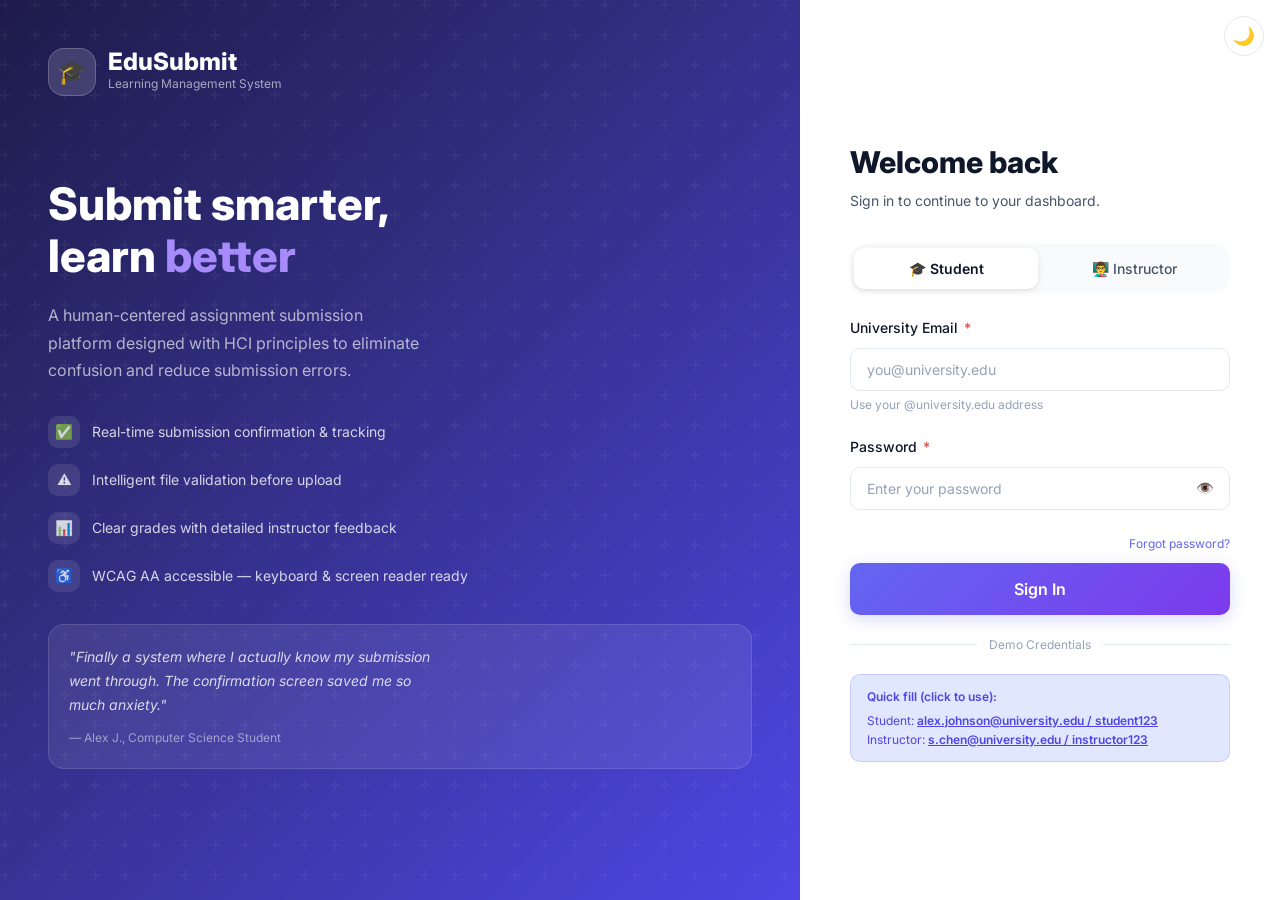
<file: index.html>
<!DOCTYPE html>
<html lang="en" data-theme="light">
<head>
  <meta charset="UTF-8" />
  <meta name="viewport" content="width=device-width, initial-scale=1.0" />
  <title>EduSubmit — Sign In</title>
  <meta name="description" content="Sign in to EduSubmit, the HCI-designed learning management assignment submission system." />
  <link rel="stylesheet" href="css/design-system.css" />
  <style>
    body { min-height: 100vh; display: flex; }
    .login-split { display: flex; width: 100%; }

    /* ── Left panel ── */
    .login-left {
      flex: 1;
      background: linear-gradient(135deg, #1e1b4b 0%, #312e81 40%, #4f46e5 100%);
      display: flex; flex-direction: column;
      padding: var(--sp-12);
      position: relative;
      overflow: hidden;
    }
    .login-left::before {
      content: "";
      position: absolute; inset: 0;
      background: url("data:image/svg+xml,%3Csvg width='60' height='60' viewBox='0 0 60 60' xmlns='http://www.w3.org/2000/svg'%3E%3Cg fill='none' fill-rule='evenodd'%3E%3Cg fill='%23ffffff' fill-opacity='0.04'%3E%3Cpath d='M36 34v-4h-2v4h-4v2h4v4h2v-4h4v-2h-4zm0-30V0h-2v4h-4v2h4v4h2V6h4V4h-4zM6 34v-4H4v4H0v2h4v4h2v-4h4v-2H6zM6 4V0H4v4H0v2h4v4h2V6h4V4H6z'/%3E%3C/g%3E%3C/g%3E%3C/svg%3E");
    }
    .login-brand { display: flex; align-items: center; gap: var(--sp-3); position: relative; }
    .login-brand-icon {
      width: 48px; height: 48px;
      background: rgba(255,255,255,.15);
      border-radius: var(--r-lg);
      display: flex; align-items: center; justify-content: center;
      font-size: 1.5rem;
      backdrop-filter: blur(8px);
      border: 1px solid rgba(255,255,255,.2);
    }
    .login-brand-text { color: #fff; }
    .login-brand-name { font-size: var(--text-2xl); font-weight: var(--fw-black); line-height: 1; }
    .login-brand-sub  { font-size: var(--text-xs); opacity: .6; }

    .login-hero { flex: 1; display: flex; flex-direction: column; justify-content: center; position: relative; }
    .login-hero h1 {
      font-size: 2.8rem; font-weight: var(--fw-black);
      color: #fff; line-height: 1.15;
      margin-bottom: var(--sp-5);
    }
    .login-hero h1 span { color: #a78bfa; }
    .login-hero p { color: rgba(255,255,255,.65); font-size: var(--text-base); line-height: 1.7; max-width: 380px; }

    .feature-list { margin-top: var(--sp-8); display: flex; flex-direction: column; gap: var(--sp-4); }
    .feature-item {
      display: flex; align-items: center; gap: var(--sp-3);
      color: rgba(255,255,255,.8); font-size: var(--text-sm);
    }
    .feature-icon {
      width: 32px; height: 32px;
      background: rgba(255,255,255,.1);
      border-radius: var(--r-md);
      display: flex; align-items: center; justify-content: center;
      flex-shrink: 0; font-size: .9rem;
    }

    .login-testimonial {
      background: rgba(255,255,255,.08);
      border: 1px solid rgba(255,255,255,.12);
      border-radius: var(--r-lg);
      padding: var(--sp-5);
      position: relative;
      margin-top: var(--sp-8);
    }
    .login-testimonial p { color: rgba(255,255,255,.8); font-size: var(--text-sm); font-style: italic; }
    .login-testimonial-author { color: rgba(255,255,255,.5); font-size: var(--text-xs); margin-top: var(--sp-3); }

    /* ── Right panel ── */
    .login-right {
      width: 480px;
      background: var(--bg-surface);
      display: flex; align-items: center; justify-content: center;
      padding: var(--sp-8);
      flex-shrink: 0;
    }
    .login-form-wrap { width: 100%; max-width: 380px; }

    .login-form-title { font-size: var(--text-3xl); font-weight: var(--fw-black); margin-bottom: var(--sp-1); }
    .login-form-sub   { color: var(--text-secondary); font-size: var(--text-sm); margin-bottom: var(--sp-8); }

    /* Role tabs */
    .role-tabs { display: flex; background: var(--bg-surface-2); border-radius: var(--r-lg); padding: 4px; margin-bottom: var(--sp-6); gap: 4px; }
    .role-tab {
      flex: 1; padding: var(--sp-3); border: none; background: transparent;
      border-radius: var(--r-md);
      font-family: var(--font); font-weight: var(--fw-medium); font-size: var(--text-sm);
      cursor: pointer; color: var(--text-secondary);
      transition: all var(--t-fast);
      display: flex; align-items: center; justify-content: center; gap: var(--sp-2);
    }
    .role-tab:hover { color: var(--text-primary); }
    .role-tab.active { background: var(--bg-surface); box-shadow: var(--shadow-sm); color: var(--text-primary); font-weight: var(--fw-semi); }

    .form-pass-wrap { position: relative; }
    .pass-toggle {
      position: absolute; right: var(--sp-3); top: 50%;
      transform: translateY(-50%);
      background: none; border: none; cursor: pointer;
      color: var(--text-muted); font-size: .9rem; padding: var(--sp-1);
    }
    .pass-toggle:hover { color: var(--text-secondary); }

    .login-btn {
      width: 100%; margin-top: var(--sp-2);
      background: linear-gradient(135deg, var(--brand) 0%, #7c3aed 100%);
      box-shadow: 0 4px 16px var(--brand-glow);
    }
    .login-btn:hover { transform: translateY(-2px); box-shadow: 0 8px 24px var(--brand-glow); }

    .login-forgot { text-align: right; margin-top: var(--sp-1); }
    .login-forgot a { font-size: var(--text-xs); color: var(--brand); text-decoration: none; }

    .login-divider {
      display: flex; align-items: center; gap: var(--sp-3);
      margin: var(--sp-5) 0;
      color: var(--text-muted); font-size: var(--text-xs);
    }
    .login-divider::before, .login-divider::after {
      content: ""; flex: 1; height: 1px; background: var(--border);
    }

    .demo-creds {
      background: var(--brand-light);
      border: 1px solid rgba(99,102,241,.2);
      border-radius: var(--r-md);
      padding: var(--sp-3) var(--sp-4);
      font-size: var(--text-xs);
      color: var(--brand-dark);
    }
    .demo-creds strong { display: block; font-weight: var(--fw-semi); margin-bottom: var(--sp-1); }

    /* Error */
    .login-error {
      background: var(--danger-bg);
      border: 1px solid rgba(239,68,68,.25);
      border-radius: var(--r-md);
      color: var(--danger-text);
      font-size: var(--text-sm);
      padding: var(--sp-3) var(--sp-4);
      margin-bottom: var(--sp-4);
      display: none;
    }
    .login-error.show { display: block; }

    /* Dark mode for right panel */
    [data-theme="dark"] .login-right { background: #1e293b; }

    /* Theme toggle top right */
    .login-theme { position: fixed; top: var(--sp-4); right: var(--sp-4); z-index: 100; }

    @media (max-width: 900px) {
      .login-left { display: none; }
      .login-right { width: 100%; padding: var(--sp-6); }
    }
  </style>
</head>
<body>

<button class="theme-toggle login-theme" id="themeToggle" aria-label="Toggle dark mode" title="Toggle dark mode">🌙</button>

<div class="login-split">
  <!-- LEFT PANEL -->
  <div class="login-left">
    <div class="login-brand">
      <div class="login-brand-icon">🎓</div>
      <div class="login-brand-text">
        <div class="login-brand-name">EduSubmit</div>
        <div class="login-brand-sub">Learning Management System</div>
      </div>
    </div>

    <div class="login-hero">
      <h1>Submit smarter,<br/>learn <span>better</span></h1>
      <p>A human-centered assignment submission platform designed with HCI principles to eliminate confusion and reduce submission errors.</p>

      <div class="feature-list" role="list">
        <div class="feature-item" role="listitem">
          <div class="feature-icon">✅</div>
          <span>Real-time submission confirmation & tracking</span>
        </div>
        <div class="feature-item" role="listitem">
          <div class="feature-icon">⚠️</div>
          <span>Intelligent file validation before upload</span>
        </div>
        <div class="feature-item" role="listitem">
          <div class="feature-icon">📊</div>
          <span>Clear grades with detailed instructor feedback</span>
        </div>
        <div class="feature-item" role="listitem">
          <div class="feature-icon">♿</div>
          <span>WCAG AA accessible — keyboard & screen reader ready</span>
        </div>
      </div>

      <div class="login-testimonial" aria-hidden="true">
        <p>"Finally a system where I actually know my submission went through. The confirmation screen saved me so much anxiety."</p>
        <div class="login-testimonial-author">— Alex J., Computer Science Student</div>
      </div>
    </div>
  </div>

  <!-- RIGHT PANEL -->
  <div class="login-right">
    <div class="login-form-wrap animate-slideUp">
      <h2 class="login-form-title">Welcome back</h2>
      <p class="login-form-sub">Sign in to continue to your dashboard.</p>

      <!-- Role Selection (Hick's Law: clear, limited choice) -->
      <div class="role-tabs" role="tablist" aria-label="Select your role">
        <button class="role-tab active" id="tab-student" role="tab" aria-selected="true" aria-controls="panel-student">
          🎓 Student
        </button>
        <button class="role-tab" id="tab-instructor" role="tab" aria-selected="false" aria-controls="panel-instructor">
          👨‍🏫 Instructor
        </button>
      </div>

      <!-- Error display (Nielsen H9: help recognize & recover) -->
      <div class="login-error" id="loginError" role="alert" aria-live="polite">
        ⚠️ Invalid credentials. Please check your email and password.
      </div>

      <form id="loginForm" novalidate>
        <div class="form-group">
          <label class="form-label" for="emailInput">University Email <span class="required" aria-hidden="true">*</span></label>
          <input
            class="form-input" type="email" id="emailInput"
            placeholder="you@university.edu"
            autocomplete="email"
            aria-describedby="emailHint"
            aria-required="true"
          />
          <span class="form-hint" id="emailHint">Use your @university.edu address</span>
          <span class="form-error" id="emailError" role="alert"></span>
        </div>

        <div class="form-group">
          <label class="form-label" for="passwordInput">Password <span class="required" aria-hidden="true">*</span></label>
          <div class="form-pass-wrap">
            <input
              class="form-input" type="password" id="passwordInput"
              placeholder="Enter your password"
              autocomplete="current-password"
              aria-required="true"
              aria-describedby="passwordError"
            />
            <button type="button" class="pass-toggle" id="passToggle" aria-label="Show password">👁️</button>
          </div>
          <span class="form-error" id="passwordError" role="alert"></span>
        </div>

        <div class="login-forgot">
          <a href="#" role="button" tabindex="0">Forgot password?</a>
        </div>

        <button type="submit" class="btn btn-primary btn-lg login-btn" id="loginBtn">
          <span id="loginBtnText">Sign In</span>
          <span id="loginSpinner" style="display:none" aria-hidden="true">⟳</span>
        </button>
      </form>

      <div class="login-divider" aria-hidden="true">Demo Credentials</div>

      <div class="demo-creds" role="note" aria-label="Demo credentials">
        <strong>Quick fill (click to use):</strong>
        Student: <a href="#" id="fillStudent" style="color:inherit;font-weight:600">alex.johnson@university.edu / student123</a><br/>
        Instructor: <a href="#" id="fillInstructor" style="color:inherit;font-weight:600">s.chen@university.edu / instructor123</a>
      </div>
    </div>
  </div>
</div>

<script src="js/data.js"></script>
<script>
  // ── Theme ──────────────────────────────────────────────────────────────────
  const savedTheme = localStorage.getItem("hci_theme") || "light";
  document.documentElement.setAttribute("data-theme", savedTheme);
  const themeBtn = document.getElementById("themeToggle");
  themeBtn.textContent = savedTheme === "dark" ? "☀️" : "🌙";
  themeBtn.addEventListener("click", () => {
    const cur = document.documentElement.getAttribute("data-theme");
    const next = cur === "dark" ? "light" : "dark";
    document.documentElement.setAttribute("data-theme", next);
    localStorage.setItem("hci_theme", next);
    themeBtn.textContent = next === "dark" ? "☀️" : "🌙";
  });

  // ── Role Tabs ──────────────────────────────────────────────────────────────
  let activeRole = "student";
  document.querySelectorAll(".role-tab").forEach(tab => {
    tab.addEventListener("click", () => {
      document.querySelectorAll(".role-tab").forEach(t => { t.classList.remove("active"); t.setAttribute("aria-selected","false"); });
      tab.classList.add("active");
      tab.setAttribute("aria-selected","true");
      activeRole = tab.id.replace("tab-","");
    });
  });

  // ── Demo Fill ──────────────────────────────────────────────────────────────
  document.getElementById("fillStudent").addEventListener("click", e => {
    e.preventDefault();
    document.getElementById("emailInput").value = "alex.johnson@university.edu";
    document.getElementById("passwordInput").value = "student123";
    activeRole = "student";
    document.querySelectorAll(".role-tab").forEach(t => { t.classList.remove("active"); t.setAttribute("aria-selected","false"); });
    document.getElementById("tab-student").classList.add("active");
    document.getElementById("tab-student").setAttribute("aria-selected","true");
  });
  document.getElementById("fillInstructor").addEventListener("click", e => {
    e.preventDefault();
    document.getElementById("emailInput").value = "s.chen@university.edu";
    document.getElementById("passwordInput").value = "instructor123";
    activeRole = "instructor";
    document.querySelectorAll(".role-tab").forEach(t => { t.classList.remove("active"); t.setAttribute("aria-selected","false"); });
    document.getElementById("tab-instructor").classList.add("active");
    document.getElementById("tab-instructor").setAttribute("aria-selected","true");
  });

  // ── Password Toggle ────────────────────────────────────────────────────────
  document.getElementById("passToggle").addEventListener("click", () => {
    const inp = document.getElementById("passwordInput");
    const btn = document.getElementById("passToggle");
    if (inp.type === "password") { inp.type = "text"; btn.textContent = "🙈"; btn.setAttribute("aria-label","Hide password"); }
    else { inp.type = "password"; btn.textContent = "👁️"; btn.setAttribute("aria-label","Show password"); }
  });

  // ── Form Validation & Submit ───────────────────────────────────────────────
  document.getElementById("loginForm").addEventListener("submit", async e => {
    e.preventDefault();
    const email = document.getElementById("emailInput").value.trim();
    const pass  = document.getElementById("passwordInput").value;
    let valid = true;

    // Clear errors
    document.getElementById("emailError").textContent = "";
    document.getElementById("emailError").classList.remove("visible");
    document.getElementById("passwordError").textContent = "";
    document.getElementById("passwordError").classList.remove("visible");
    document.getElementById("loginError").classList.remove("show");
    document.getElementById("emailInput").classList.remove("error");
    document.getElementById("passwordInput").classList.remove("error");

    if (!email) {
      setFieldError("emailInput","emailError","Email is required.");
      valid = false;
    } else if (!/^[^@]+@[^@]+\.[^@]+$/.test(email)) {
      setFieldError("emailInput","emailError","Please enter a valid email address.");
      valid = false;
    }
    if (!pass) {
      setFieldError("passwordInput","passwordError","Password is required.");
      valid = false;
    }
    if (!valid) return;

    // Simulate network request
    const btn = document.getElementById("loginBtn");
    btn.disabled = true;
    document.getElementById("loginBtnText").textContent = "Signing in…";
    document.getElementById("loginSpinner").style.display = "inline-block";
    document.getElementById("loginSpinner").classList.add("animate-spin");

    await delay(900);

    // Verify credentials
    const credentials = {
      student: { email: "alex.johnson@university.edu", pass: "student123" },
      instructor: { email: "s.chen@university.edu", pass: "instructor123" }
    };
    const cred = credentials[activeRole];
    if (!cred || email !== cred.email || pass !== cred.pass) {
      btn.disabled = false;
      document.getElementById("loginBtnText").textContent = "Sign In";
      document.getElementById("loginSpinner").style.display = "none";
      document.getElementById("loginError").classList.add("show");
      document.getElementById("emailInput").classList.add("error");
      document.getElementById("passwordInput").classList.add("error");
      return;
    }

    // Success
    const user = USERS[activeRole];
    Session.set(user);
    window.location.href = activeRole === "instructor" ? "instructor-dashboard.html" : "student-dashboard.html";
  });

  function setFieldError(inputId, errorId, msg) {
    document.getElementById(inputId).classList.add("error");
    const el = document.getElementById(errorId);
    el.textContent = msg;
    el.classList.add("visible");
  }
  function delay(ms) { return new Promise(r => setTimeout(r, ms)); }
</script>
</body>
</html>
</file>
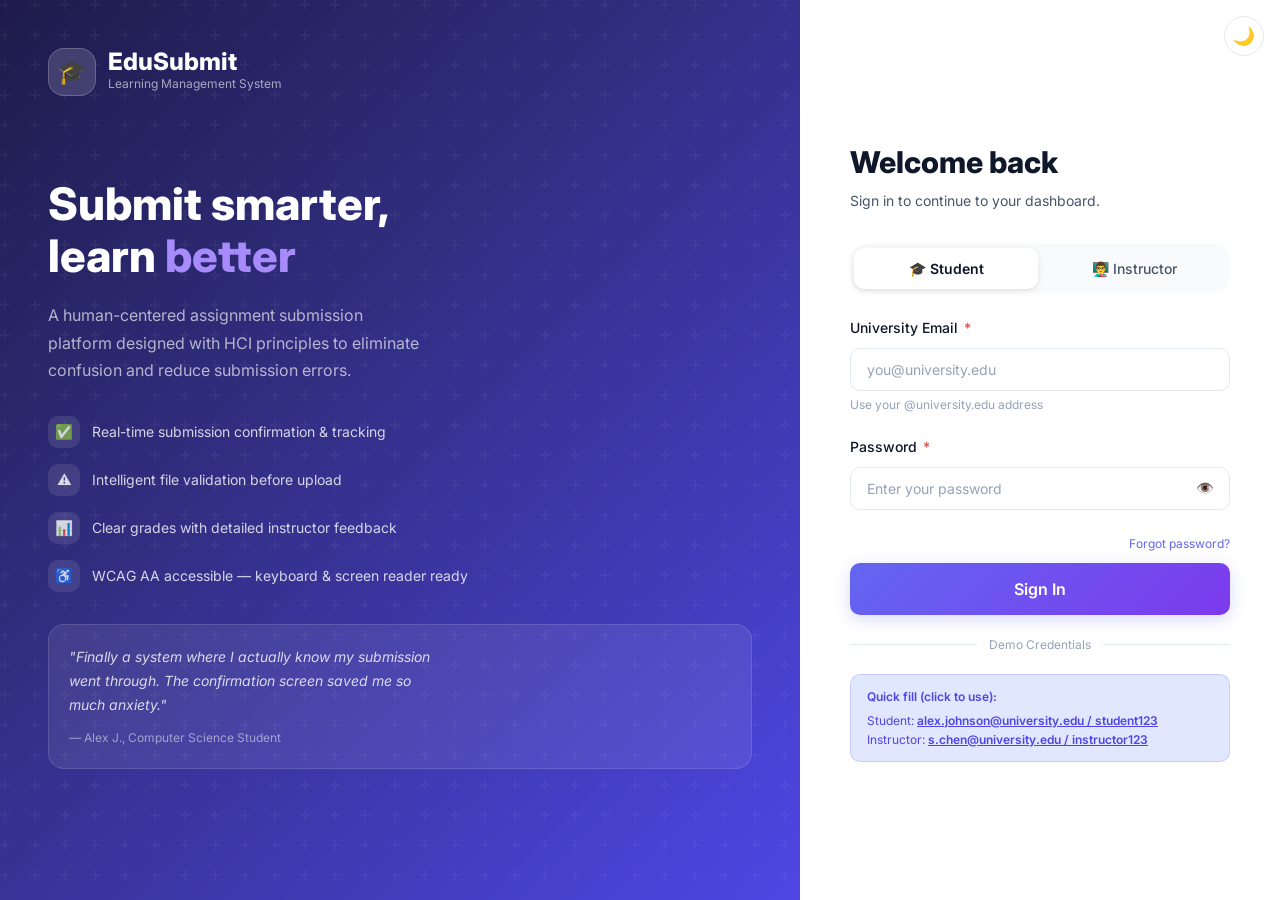
<file: assignment-detail.html>
<!DOCTYPE html>
<html lang="en" data-theme="light">
<head>
  <meta charset="UTF-8"/>
  <meta name="viewport" content="width=device-width, initial-scale=1.0"/>
  <title>EduSubmit — Assignment Submission</title>
  <meta name="description" content="View assignment details and upload your submission."/>
  <link rel="stylesheet" href="css/design-system.css"/>
  <style>
    /* Upload zone (Norman Affordance: looks droppable) */
    .upload-zone {
      border: 2px dashed var(--border);
      border-radius: var(--r-xl);
      padding: var(--sp-12) var(--sp-8);
      text-align: center;
      transition: all var(--t-base);
      cursor: pointer;
      background: var(--bg-surface-2);
      position: relative;
    }
    .upload-zone:hover, .upload-zone.dragover {
      border-color: var(--brand);
      background: var(--brand-light);
    }
    .upload-zone.dragover { transform: scale(1.01); }
    .upload-zone:focus-within { border-color: var(--brand); box-shadow: 0 0 0 3px var(--brand-glow); }

    .upload-icon { font-size: 3rem; margin-bottom: var(--sp-4); display: block; line-height: 1; }
    .upload-title { font-size: var(--text-lg); font-weight: var(--fw-bold); margin-bottom: var(--sp-2); }
    .upload-sub   { color: var(--text-secondary); font-size: var(--text-sm); margin-bottom: var(--sp-5); }
    .upload-input { position: absolute; inset: 0; opacity: 0; cursor: pointer; width: 100%; height: 100%; }

    /* File preview */
    .file-preview {
      background: var(--bg-surface-2);
      border: 1px solid var(--border);
      border-radius: var(--r-lg);
      padding: var(--sp-4);
      display: flex; align-items: center; gap: var(--sp-4);
      margin-top: var(--sp-4);
    }
    .file-icon { font-size: 2rem; }
    .file-name { font-weight: var(--fw-semi); font-size: var(--text-sm); word-break: break-all; }
    .file-size { font-size: var(--text-xs); color: var(--text-muted); }
    .file-remove { margin-left: auto; flex-shrink: 0; }

    /* Progress */
    .upload-progress-wrap { margin-top: var(--sp-4); }
    .progress-label { display: flex; justify-content: space-between; font-size: var(--text-xs); color: var(--text-secondary); margin-bottom: var(--sp-2); }
    .progress-wrap { background: var(--border); border-radius: var(--r-full); height: 10px; }
    .progress-bar  {
      height: 100%; border-radius: var(--r-full);
      background: linear-gradient(90deg, var(--brand), #a78bfa);
      transition: width .3s ease;
      position: relative; overflow: hidden;
    }
    .progress-bar::after {
      content: "";
      position: absolute; top: 0; left: -100%; right: 0; bottom: 0;
      background: linear-gradient(90deg, transparent, rgba(255,255,255,.4), transparent);
      animation: shimmer 1.5s infinite;
    }

    /* Format tags */
    .format-tags { display: flex; flex-wrap: wrap; gap: var(--sp-2); }

    /* Deadline countdown */
    .deadline-box {
      background: linear-gradient(135deg, #fef3c7, #fde68a);
      border: 1px solid #fbbf24;
      border-radius: var(--r-lg);
      padding: var(--sp-4) var(--sp-5);
    }
    .deadline-box.urgent { background: linear-gradient(135deg, #fee2e2, #fecaca); border-color: var(--danger); }
    .deadline-box.overdue { background: var(--danger-bg); border-color: var(--danger); }
    [data-theme="dark"] .deadline-box { background: rgba(245,158,11,.15); border-color: rgba(245,158,11,.4); }
    [data-theme="dark"] .deadline-box.urgent { background: rgba(239,68,68,.15); border-color: rgba(239,68,68,.4); }

    /* Error states (Nielsen H9) */
    .error-state {
      display: none;
      background: var(--danger-bg);
      border: 1px solid rgba(239,68,68,.3);
      border-radius: var(--r-lg);
      padding: var(--sp-4) var(--sp-5);
    }
    .error-state.show { display: flex; align-items: flex-start; gap: var(--sp-3); }
    .error-state-icon { font-size: 1.3rem; flex-shrink: 0; }
    .error-state-title { font-weight: var(--fw-semi); color: var(--danger-text); font-size: var(--text-sm); }
    .error-state-msg   { color: var(--danger-text); font-size: var(--text-xs); margin-top: 2px; }

    /* Assignment status-top bar */
    .status-bar {
      display: flex; align-items: center; gap: var(--sp-4);
      padding: var(--sp-4) var(--sp-6);
      border-bottom: 1px solid var(--border);
      background: var(--bg-surface-2);
      font-size: var(--text-sm);
    }
    .status-bar-step {
      display: flex; align-items: center; gap: var(--sp-2);
      color: var(--text-muted);
    }
    .status-bar-step.done  { color: var(--success); }
    .status-bar-step.active { color: var(--brand); font-weight: var(--fw-semi); }
    .status-bar-sep { color: var(--border); }
    .step-num {
      width: 22px; height: 22px;
      border-radius: 50%;
      display: flex; align-items: center; justify-content: center;
      font-size: var(--text-xs); font-weight: var(--fw-bold);
      background: var(--border); color: var(--text-muted);
    }
    .status-bar-step.done  .step-num { background: var(--success);    color: #fff; }
    .status-bar-step.active .step-num { background: var(--brand); color: #fff; }
  </style>
</head>
<body>
<div class="app-shell">
  <nav class="sidebar" aria-label="Main navigation">
    <div class="sidebar-logo">
      <div class="sidebar-logo-icon" aria-hidden="true">🎓</div>
      <div><div class="sidebar-logo-text">EduSubmit</div><div class="sidebar-logo-sub">Student Portal</div></div>
    </div>
    <div class="sidebar-nav">
      <div class="sidebar-section-label">Main</div>
      <a href="student-dashboard.html" class="sidebar-link"><span class="sidebar-link-icon">🏠</span><span>Dashboard</span></a>
      <a href="student-dashboard.html#courses" class="sidebar-link"><span class="sidebar-link-icon">📚</span><span>My Courses</span></a>
      <a href="assignment-detail.html" class="sidebar-link active" aria-current="page"><span class="sidebar-link-icon">📝</span><span>Assignments</span><span class="sidebar-badge">3</span></a>
      <a href="grades.html" class="sidebar-link"><span class="sidebar-link-icon">📊</span><span>Grades</span></a>
      <div class="sidebar-section-label">Account</div>
      <a href="#" class="sidebar-link"><span class="sidebar-link-icon">⚙️</span><span>Settings</span></a>
      <a href="index.html" class="sidebar-link" id="logoutBtn"><span class="sidebar-link-icon">🚪</span><span>Log Out</span></a>
    </div>
    <div class="sidebar-footer">
      <div class="sidebar-user">
        <div class="sidebar-avatar" id="sidebarAvatar" aria-hidden="true">AJ</div>
        <div><div class="sidebar-user-name" id="sidebarName">Alex Johnson</div><div class="sidebar-user-role">Student</div></div>
      </div>
    </div>
  </nav>

  <div class="main-content">
    <header class="topbar">
      <div class="topbar-left">
        <div class="breadcrumb" aria-label="Breadcrumb">
          <a href="student-dashboard.html">Dashboard</a>
          <span class="breadcrumb-sep" aria-hidden="true">/</span>
          <a href="#" id="breadCourse">CS 301</a>
          <span class="breadcrumb-sep" aria-hidden="true">/</span>
          <span id="breadAssignment">Assignment</span>
        </div>
      </div>
      <div class="topbar-right">
        <button class="theme-toggle" id="themeToggle" aria-label="Toggle dark mode">🌙</button>
        <div class="sidebar-avatar" style="cursor:default" id="topAvatar">AJ</div>
      </div>
    </header>

    <!-- Step progress bar (Nielsen H1: Visibility of System Status) -->
    <div class="status-bar" role="progressbar" aria-label="Submission steps" aria-valuenow="2" aria-valuemax="3">
      <div class="status-bar-step done" id="step1">
        <div class="step-num">✓</div><span>Review</span>
      </div>
      <span class="status-bar-sep" aria-hidden="true">→</span>
      <div class="status-bar-step active" id="step2">
        <div class="step-num">2</div><span>Upload</span>
      </div>
      <span class="status-bar-sep" aria-hidden="true">→</span>
      <div class="status-bar-step" id="step3">
        <div class="step-num">3</div><span>Confirm</span>
      </div>
    </div>

    <main class="page-body" id="mainContent">
      <div style="display:grid;grid-template-columns:1fr 320px;gap:var(--sp-6);align-items:start">

        <!-- LEFT -->
        <div class="flex-col gap-5">

          <!-- Assignment Info -->
          <div class="card animate-slideUp" id="assignmentCard">
            <div class="card-header">
              <div>
                <div class="text-xs text-muted" id="courseLabel" style="text-transform:uppercase;letter-spacing:.06em;font-weight:600;margin-bottom:4px"></div>
                <h1 class="card-title" id="assignmentTitle" style="font-size:var(--text-xl)"></h1>
              </div>
              <span class="badge" id="statusBadge">Loading…</span>
            </div>
            <div class="card-body">
              <p id="assignmentDesc" style="font-size:var(--text-sm);color:var(--text-secondary);line-height:1.7;margin-bottom:var(--sp-5)"></p>

              <div class="grid grid-3 gap-4">
                <div>
                  <div class="text-xs text-muted font-semi" style="text-transform:uppercase;letter-spacing:.05em;margin-bottom:4px">Max Points</div>
                  <div class="font-bold" id="maxPoints"></div>
                </div>
                <div>
                  <div class="text-xs text-muted font-semi" style="text-transform:uppercase;letter-spacing:.05em;margin-bottom:4px">Max File Size</div>
                  <div class="font-bold" id="maxFileSize"></div>
                </div>
                <div>
                  <div class="text-xs text-muted font-semi" style="text-transform:uppercase;letter-spacing:.05em;margin-bottom:4px">Allowed Formats</div>
                  <div class="format-tags" id="formatTags"></div>
                </div>
              </div>
            </div>
          </div>

          <!-- Error States (Nielsen H9, Norman Feedback) -->
          <div class="error-state" id="errFileMissing">
            <div class="error-state-icon">📁</div>
            <div><div class="error-state-title">No file selected</div><div class="error-state-msg">Please choose a file before submitting.</div></div>
          </div>
          <div class="error-state" id="errFormat">
            <div class="error-state-icon">🚫</div>
            <div>
              <div class="error-state-title">Unsupported file format</div>
              <div class="error-state-msg" id="errFormatMsg">This file type is not accepted for this assignment.</div>
            </div>
          </div>
          <div class="error-state" id="errSize">
            <div class="error-state-icon">⚖️</div>
            <div>
              <div class="error-state-title">File too large</div>
              <div class="error-state-msg" id="errSizeMsg">Please compress your file and try again.</div>
            </div>
          </div>
          <div class="error-state" id="errDeadline">
            <div class="error-state-icon">⏰</div>
            <div>
              <div class="error-state-title">Deadline has passed</div>
              <div class="error-state-msg">The submission deadline has passed. Contact your instructor.</div>
            </div>
          </div>
          <div class="error-state" id="errNetwork" style="display:none">
            <div class="error-state-icon">📡</div>
            <div>
              <div class="error-state-title">Connection interrupted</div>
              <div class="error-state-msg">Your upload was interrupted. Please check your internet connection and try again.</div>
            </div>
          </div>

          <!-- Upload Zone (Norman Affordance/Signifiers) -->
          <div class="card animate-slideUp" id="uploadCard" style="animation-delay:.1s">
            <div class="card-header">
              <span class="card-title">📤 Upload Your Submission</span>
              <span class="badge badge-info" aria-live="polite" id="uploadStatusBadge">Ready</span>
            </div>
            <div class="card-body">
              <!-- Already submitted? -->
              <div id="alreadySubmitted" class="alert alert-success" style="display:none;margin-bottom:var(--sp-4)">
                <span class="alert-icon">✅</span>
                <div><div class="alert-title">Already submitted</div><div id="submittedAt"></div></div>
              </div>

              <div class="upload-zone" id="uploadZone" role="button" tabindex="0"
                   aria-label="Drop files here or click to choose a file"
                   aria-describedby="uploadInstructions">
                <input type="file" id="fileInput" class="upload-input" aria-hidden="true" />
                <span class="upload-icon" aria-hidden="true">📂</span>
                <div class="upload-title">Drop your file here</div>
                <div class="upload-sub" id="uploadInstructions">or click anywhere to browse</div>
                <div class="format-tags" id="uploadFormatHint" style="justify-content:center;margin-top:var(--sp-3)"></div>
              </div>

              <!-- File Preview (Norman Feedback) -->
              <div id="filePreview" style="display:none">
                <div class="file-preview">
                  <span class="file-icon" id="fileTypeIcon" aria-hidden="true">📄</span>
                  <div style="flex:1;min-width:0">
                    <div class="file-name" id="fileName"></div>
                    <div class="file-size" id="fileSize"></div>
                  </div>
                  <button class="btn btn-ghost btn-sm file-remove" id="removeFile" aria-label="Remove selected file">✕</button>
                </div>
              </div>

              <!-- Upload Progress (Nielsen H1: Visibility) -->
              <div class="upload-progress-wrap" id="progressWrap" style="display:none" aria-live="polite" aria-label="Upload progress">
                <div class="progress-label">
                  <span>Uploading…</span>
                  <span id="progressPct">0%</span>
                </div>
                <div class="progress-wrap">
                  <div class="progress-bar" id="progressBar" style="width:0%" role="progressbar"
                       aria-valuenow="0" aria-valuemin="0" aria-valuemax="100"></div>
                </div>
              </div>

              <!-- Submit Button (Fitts' Law: large, primary) -->
              <div style="margin-top:var(--sp-6);display:flex;gap:var(--sp-3);align-items:center">
                <button class="btn btn-primary btn-xl" id="submitBtn" style="flex:1" aria-describedby="submitHint">
                  <span id="submitBtnIcon">📤</span>
                  <span id="submitBtnText">Submit Assignment</span>
                </button>
                <button class="btn btn-secondary btn-xl" id="saveDraftBtn" aria-label="Save draft">Save Draft</button>
              </div>
              <div id="submitHint" class="form-hint text-xs" style="margin-top:var(--sp-2);text-align:center">
                You'll receive a confirmation with your Submission ID after uploading.
              </div>
            </div>
          </div>
        </div>

        <!-- RIGHT SIDEBAR -->
        <div class="flex-col gap-4">
          <!-- Deadline Box (Norman Signifiers) -->
          <div class="deadline-box animate-slideUp" id="deadlineBox" role="status" aria-live="polite">
            <div class="text-xs font-semi" style="text-transform:uppercase;letter-spacing:.06em;opacity:.7;margin-bottom:4px">📅 Due Date</div>
            <div style="font-size:var(--text-xl);font-weight:var(--fw-black)" id="dueDateFmt"></div>
            <div style="font-size:var(--text-sm);margin-top:4px;font-weight:var(--fw-semi)" id="dueCountdown"></div>
          </div>

          <!-- Submission checklist -->
          <div class="card animate-slideUp" style="animation-delay:.05s">
            <div class="card-header"><span class="card-title">✅ Submission Checklist</span></div>
            <div class="card-body flex-col gap-3" style="font-size:var(--text-sm)">
              <div id="check1" class="flex items-center gap-3" style="color:var(--text-secondary)"><span>⬜</span><span>File selected</span></div>
              <div id="check2" class="flex items-center gap-3" style="color:var(--text-secondary)"><span>⬜</span><span>Correct format</span></div>
              <div id="check3" class="flex items-center gap-3" style="color:var(--text-secondary)"><span>⬜</span><span>File size OK</span></div>
              <div id="check4" class="flex items-center gap-3" style="color:var(--text-secondary)"><span>🕐</span><span>Within deadline</span></div>
            </div>
          </div>

          <!-- Help (Nielsen H10) -->
          <div class="card animate-slideUp" style="animation-delay:.1s">
            <div class="card-header"><span class="card-title">💡 Tips</span></div>
            <div class="card-body flex-col gap-3">
              <div class="text-xs text-secondary">
                <strong>Large files:</strong> Compress images and avoid embedded videos. Use ZIP for multiple files.
              </div>
              <div class="text-xs text-secondary">
                <strong>Format:</strong> Only listed formats are accepted. Rename if needed.
              </div>
              <div class="text-xs text-secondary">
                <strong>Confirmation:</strong> Always wait for your Submission ID before closing the tab.
              </div>
            </div>
          </div>
        </div>
      </div>
    </main>
  </div>
</div>

<!-- Confirm Submit Modal (Norman Feedback + Nielsen H3) -->
<div class="modal-backdrop" id="confirmModal" role="dialog" aria-modal="true" aria-labelledby="modalTitle">
  <div class="modal animate-slideUp">
    <div class="modal-header">
      <span class="modal-title" id="modalTitle">⚠️ Confirm Submission</span>
      <button class="btn btn-ghost btn-icon" id="closeModal" aria-label="Close dialog">✕</button>
    </div>
    <div class="modal-body">
      <p style="font-size:var(--text-sm);color:var(--text-secondary);margin-bottom:var(--sp-4)">
        You are about to submit your assignment. Please verify the details below before confirming.
      </p>
      <div class="card" style="background:var(--bg-surface-2)">
        <div class="card-body flex-col gap-3">
          <div class="flex justify-between text-sm"><span class="text-muted">Assignment</span><span class="font-semi" id="confirmAssignment"></span></div>
          <div class="flex justify-between text-sm"><span class="text-muted">File</span><span class="font-semi" id="confirmFile"></span></div>
          <div class="flex justify-between text-sm"><span class="text-muted">Size</span><span id="confirmSize"></span></div>
        </div>
      </div>
      <div class="alert alert-warning mt-4">
        <span class="alert-icon">⚠️</span>
        <div><div class="alert-title">This action cannot be undone</div>Once submitted, you cannot edit this submission (unless resubmission is allowed).</div>
      </div>
    </div>
    <div class="modal-footer">
      <button class="btn btn-secondary btn-md" id="cancelModal">Cancel</button>
      <button class="btn btn-primary btn-md" id="confirmSubmit">✅ Confirm &amp; Submit</button>
    </div>
  </div>
</div>

<script src="js/data.js"></script>
<script>
const user = Session.require("student");
if (user) { document.getElementById("sidebarName").textContent = user.name; document.getElementById("sidebarAvatar").textContent = user.avatar; document.getElementById("topAvatar").textContent = user.avatar; }

// Theme
const t = localStorage.getItem("hci_theme") || "light";
document.documentElement.setAttribute("data-theme", t);
const tb = document.getElementById("themeToggle");
tb.textContent = t === "dark" ? "☀️" : "🌙";
tb.addEventListener("click", () => {
  const cur = document.documentElement.getAttribute("data-theme");
  const nxt = cur === "dark" ? "light" : "dark";
  document.documentElement.setAttribute("data-theme", nxt);
  localStorage.setItem("hci_theme", nxt);
  tb.textContent = nxt === "dark" ? "☀️" : "🌙";
});

// Load assignment
const params = new URLSearchParams(location.search);
const assignId = params.get("assignment") || "a002";
const assignment = ASSIGNMENTS[assignId];
const course = COURSES[assignment.courseId];

// Populate
document.getElementById("breadCourse").textContent = course.code;
document.getElementById("breadAssignment").textContent = assignment.title;
document.getElementById("courseLabel").textContent = `${course.code} — ${course.title}`;
document.getElementById("assignmentTitle").textContent = assignment.title;
document.getElementById("assignmentDesc").textContent = assignment.description;
document.getElementById("maxPoints").textContent = `${assignment.maxPoints} pts`;
document.getElementById("maxFileSize").textContent = `${assignment.maxFileSize} MB`;
document.title = `EduSubmit — ${assignment.title}`;

// Format tags
const addTags = (el) => { el.innerHTML = ""; assignment.allowedFormats.forEach(f => { el.innerHTML += `<span class="tag">${f}</span>`; }); };
addTags(document.getElementById("formatTags"));
addTags(document.getElementById("uploadFormatHint"));

// Status badge
const statusMap = { submitted:"badge-success", pending:"badge-info", late:"badge-danger" };
const statusLbl = { submitted:"Submitted ✓", pending:"Pending", late:"Overdue" };
const badge = document.getElementById("statusBadge");
badge.className = `badge ${statusMap[assignment.submissionStatus]}`;
badge.textContent = statusLbl[assignment.submissionStatus];

// Deadline
const due = timeUntil(assignment.dueDate);
document.getElementById("dueDateFmt").textContent = formatDate(assignment.dueDate);
document.getElementById("dueCountdown").textContent = due.label;
const dBox = document.getElementById("deadlineBox");
if (due.overdue) dBox.classList.add("overdue");
else if (due.urgent) dBox.classList.add("urgent");

// Deadline check 4
if (!due.overdue) setCheck("check4", true, "Within deadline");
else setCheck("check4", false, "Deadline passed", true);

// Already submitted?
if (assignment.submissionStatus === "submitted") {
  document.getElementById("alreadySubmitted").style.display = "flex";
  document.getElementById("submittedAt").textContent = `Submitted on ${formatDate(assignment.submittedAt)}  •  ID: ${assignment.submissionId}`;
}
// Overdue error
if (due.overdue && assignment.submissionStatus !== "submitted") {
  showError("errDeadline");
  document.getElementById("submitBtn").disabled = true;
}

// ── File Upload Logic ──────────────────────────────────────────────────────
let selectedFile = null;
const zone = document.getElementById("uploadZone");
const input = document.getElementById("fileInput");

// Drag & drop (Norman Affordance)
zone.addEventListener("dragover", e => { e.preventDefault(); zone.classList.add("dragover"); });
zone.addEventListener("dragleave", () => zone.classList.remove("dragover"));
zone.addEventListener("drop", e => {
  e.preventDefault(); zone.classList.remove("dragover");
  if (e.dataTransfer.files[0]) processFile(e.dataTransfer.files[0]);
});
zone.addEventListener("keydown", e => { if (e.key === "Enter" || e.key === " ") { e.preventDefault(); input.click(); } });
input.addEventListener("change", () => { if (input.files[0]) processFile(input.files[0]); });

function processFile(file) {
  hideAllErrors();
  const ext = "." + file.name.split(".").pop().toLowerCase();
  // Format validation (Nielsen H5 — Error Prevention)
  if (!assignment.allowedFormats.includes(ext)) {
    showError("errFormat");
    document.getElementById("errFormatMsg").textContent = `"${ext}" is not accepted. Allowed: ${assignment.allowedFormats.join(", ")}`;
    setCheck("check2", false, "Invalid format", true);
    return;
  }
  // Size validation
  const sizeMB = file.size / 1048576;
  if (sizeMB > assignment.maxFileSize) {
    showError("errSize");
    document.getElementById("errSizeMsg").textContent = `File is ${sizeMB.toFixed(1)} MB. Maximum allowed is ${assignment.maxFileSize} MB.`;
    setCheck("check3", false, "File too large", true);
    return;
  }
  selectedFile = file;
  setCheck("check1", true, "File selected");
  setCheck("check2", true, "Correct format");
  setCheck("check3", true, "File size OK");
  showPreview(file, sizeMB);
}

function showPreview(file, sizeMB) {
  const icons = { pdf:"📕", zip:"📦", py:"🐍", java:"☕", docx:"📘", doc:"📘", default:"📄" };
  const ext = file.name.split(".").pop().toLowerCase();
  document.getElementById("fileTypeIcon").textContent = icons[ext] || icons.default;
  document.getElementById("fileName").textContent = file.name;
  document.getElementById("fileSize").textContent = `${sizeMB.toFixed(2)} MB`;
  document.getElementById("uploadZone").style.display = "none";
  document.getElementById("filePreview").style.display = "block";
  document.getElementById("uploadStatusBadge").className = "badge badge-success";
  document.getElementById("uploadStatusBadge").textContent = "File ready ✓";
}

document.getElementById("removeFile").addEventListener("click", () => {
  selectedFile = null; input.value = "";
  document.getElementById("uploadZone").style.display = "block";
  document.getElementById("filePreview").style.display = "none";
  document.getElementById("uploadStatusBadge").className = "badge badge-info";
  document.getElementById("uploadStatusBadge").textContent = "Ready";
  setCheck("check1", false, "File selected");
  setCheck("check2", false, "Correct format");
  setCheck("check3", false, "File size OK");
});

// ── Submit ────────────────────────────────────────────────────────────────
document.getElementById("submitBtn").addEventListener("click", () => {
  hideAllErrors();
  if (!selectedFile) { showError("errFileMissing"); return; }
  // Populate modal
  document.getElementById("confirmAssignment").textContent = assignment.title;
  document.getElementById("confirmFile").textContent = selectedFile.name;
  document.getElementById("confirmSize").textContent = `${(selectedFile.size/1048576).toFixed(2)} MB`;
  document.getElementById("confirmModal").classList.add("open");
  document.getElementById("confirmSubmit").focus();
});

document.getElementById("closeModal").addEventListener("click", closeModal);
document.getElementById("cancelModal").addEventListener("click", closeModal);
document.getElementById("confirmModal").addEventListener("click", e => { if (e.target === e.currentTarget) closeModal(); });
function closeModal() { document.getElementById("confirmModal").classList.remove("open"); document.getElementById("submitBtn").focus(); }

document.getElementById("confirmSubmit").addEventListener("click", async () => {
  closeModal();
  // Show progress (Nielsen H1)
  document.getElementById("progressWrap").style.display = "block";
  document.getElementById("submitBtn").disabled = true;
  document.getElementById("submitBtnText").textContent = "Uploading…";
  document.getElementById("submitBtnIcon").textContent = "⟳";
  document.getElementById("submitBtn").querySelector("#submitBtnIcon").classList.add("animate-pulse");
  document.getElementById("uploadStatusBadge").className = "badge badge-warning animate-pulse";
  document.getElementById("uploadStatusBadge").textContent = "Uploading…";

  // Simulate progress
  let pct = 0;
  const bar = document.getElementById("progressBar");
  const pctEl = document.getElementById("progressPct");
  const iv = setInterval(() => {
    pct += Math.random() * 18 + 5;
    if (pct >= 100) { pct = 100; clearInterval(iv); redirectConfirm(); }
    bar.style.width = pct + "%";
    bar.setAttribute("aria-valuenow", Math.floor(pct));
    pctEl.textContent = Math.floor(pct) + "%";
  }, 250);
});

function redirectConfirm() {
  const sid = generateId();
  sessionStorage.setItem("lastSubmission", JSON.stringify({
    assignmentId: assignment.id, assignmentTitle: assignment.title,
    courseCode: course.code, courseTitle: course.title,
    fileName: selectedFile.name, fileSize: (selectedFile.size/1048576).toFixed(2),
    submittedAt: new Date().toISOString(), submissionId: sid, grade: null
  }));
  window.location.href = "confirmation.html";
}

function showError(id) { document.getElementById(id).classList.add("show"); document.getElementById(id).style.display = "flex"; }
function hideAllErrors() { ["errFileMissing","errFormat","errSize","errDeadline","errNetwork"].forEach(id => { const el = document.getElementById(id); if (el) { el.classList.remove("show"); el.style.display = "none"; } }); }
function setCheck(id, ok, label, danger=false) {
  const el = document.getElementById(id); if (!el) return;
  const icon = ok ? "✅" : (danger ? "❌" : "⬜");
  el.innerHTML = `<span>${icon}</span><span style="color:${ok ? "var(--success)" : danger ? "var(--danger)" : "var(--text-secondary)"}">${label}</span>`;
}

document.getElementById("saveDraftBtn").addEventListener("click", () => { alert("Draft saved! You can return to complete your submission before the deadline."); });
document.getElementById("logoutBtn").addEventListener("click", e => { e.preventDefault(); Session.clear(); window.location.href = "index.html"; });
</script>
</body>
</html>
</file>
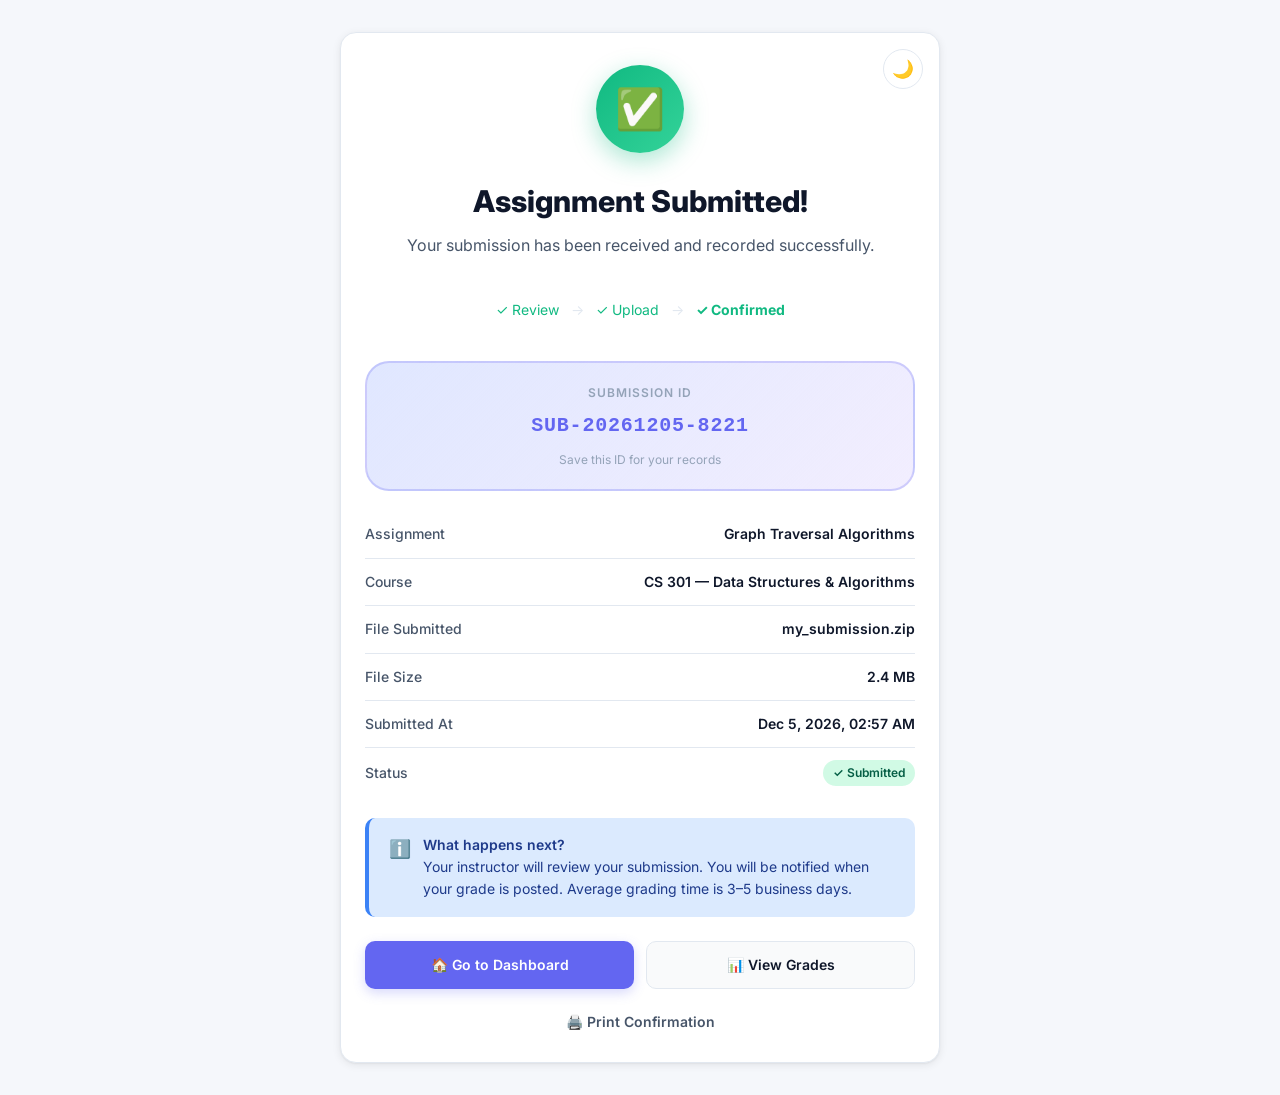
<file: confirmation.html>
<!DOCTYPE html>
<html lang="en" data-theme="light">
<head>
  <meta charset="UTF-8"/>
  <meta name="viewport" content="width=device-width, initial-scale=1.0"/>
  <title>EduSubmit — Submission Confirmed</title>
  <link rel="stylesheet" href="css/design-system.css"/>
  <style>
    .confirm-page { min-height: 100vh; display: flex; align-items: center; justify-content: center; padding: var(--sp-8); background: var(--bg-page); }
    .confirm-card { width: min(600px, 100%); }

    /* Success animation */
    .success-icon {
      width: 88px; height: 88px;
      background: linear-gradient(135deg, #10b981, #34d399);
      border-radius: 50%;
      display: flex; align-items: center; justify-content: center;
      font-size: 2.5rem;
      margin: 0 auto var(--sp-6);
      box-shadow: 0 8px 24px rgba(16,185,129,.35);
      animation: bounce .6s ease .2s both;
    }
    @keyframes bounce {
      0%   { transform: scale(0); }
      60%  { transform: scale(1.15); }
      80%  { transform: scale(0.95); }
      100% { transform: scale(1); }
    }

    .confirm-header { text-align: center; padding: var(--sp-8) var(--sp-8) var(--sp-6); }
    .confirm-title  { font-size: var(--text-3xl); font-weight: var(--fw-black); margin-bottom: var(--sp-2); }
    .confirm-sub    { color: var(--text-secondary); font-size: var(--text-base); }

    .submission-id-box {
      background: linear-gradient(135deg, var(--brand-light), rgba(167,139,250,.15));
      border: 2px solid rgba(99,102,241,.25);
      border-radius: var(--r-xl);
      padding: var(--sp-5) var(--sp-6);
      text-align: center;
      margin-bottom: var(--sp-5);
    }
    .submission-id-label { font-size: var(--text-xs); font-weight: var(--fw-semi); color: var(--text-muted); text-transform: uppercase; letter-spacing: .08em; margin-bottom: var(--sp-2); }
    .submission-id-value { font-size: var(--text-xl); font-weight: var(--fw-black); color: var(--brand); font-family: monospace; letter-spacing: .04em; }

    .detail-row {
      display: flex; align-items: center; justify-content: space-between;
      padding: var(--sp-3) 0;
      border-bottom: 1px solid var(--border);
      font-size: var(--text-sm);
    }
    .detail-row:last-child { border-bottom: none; }
    .detail-label { color: var(--text-secondary); font-weight: var(--fw-medium); }
    .detail-value { font-weight: var(--fw-semi); text-align: right; }

    /* Steps 3 done */
    .steps-done { display: flex; align-items: center; justify-content: center; gap: var(--sp-3); font-size: var(--text-sm); padding: var(--sp-4) 0; color: var(--success); }

    .action-grid { display: grid; grid-template-columns: 1fr 1fr; gap: var(--sp-3); }
    [data-theme="dark"] .submission-id-box { background: rgba(99,102,241,.12); border-color: rgba(99,102,241,.3); }
  </style>
</head>
<body>
  <div class="confirm-page">
    <div class="confirm-card card animate-slideUp" role="main" aria-labelledby="confirmTitle">

      <div class="confirm-header">
        <!-- Success state feedback (Nielsen H1, Norman Feedback) -->
        <div class="success-icon" aria-hidden="true">✅</div>
        <h1 class="confirm-title" id="confirmTitle">Assignment Submitted!</h1>
        <p class="confirm-sub">Your submission has been received and recorded successfully.</p>
      </div>

      <!-- Steps complete indicator -->
      <div class="steps-done" aria-label="All submission steps complete">
        <span>✓ Review</span>
        <span style="color:var(--border)">→</span>
        <span>✓ Upload</span>
        <span style="color:var(--border)">→</span>
        <span style="font-weight:700">✓ Confirmed</span>
      </div>

      <div class="card-body">
        <!-- Submission ID (system feedback) -->
        <div class="submission-id-box" role="status" aria-label="Submission ID">
          <div class="submission-id-label">Submission ID</div>
          <div class="submission-id-value" id="subIdDisplay">SUB-20260226-XXXX</div>
          <div style="font-size:var(--text-xs);color:var(--text-muted);margin-top:var(--sp-2)">Save this ID for your records</div>
        </div>

        <!-- Details -->
        <div style="margin-bottom:var(--sp-5)">
          <div class="detail-row"><span class="detail-label">Assignment</span><span class="detail-value" id="detAssignment">—</span></div>
          <div class="detail-row"><span class="detail-label">Course</span><span class="detail-value" id="detCourse">—</span></div>
          <div class="detail-row"><span class="detail-label">File Submitted</span><span class="detail-value" id="detFile">—</span></div>
          <div class="detail-row"><span class="detail-label">File Size</span><span class="detail-value" id="detSize">—</span></div>
          <div class="detail-row"><span class="detail-label">Submitted At</span><span class="detail-value" id="detTime">—</span></div>
          <div class="detail-row"><span class="detail-label">Status</span><span class="detail-value"><span class="badge badge-success">✓ Submitted</span></span></div>
        </div>

        <!-- Info alert -->
        <div class="alert alert-info" role="note" style="margin-bottom:var(--sp-6)">
          <span class="alert-icon">ℹ️</span>
          <div>
            <div class="alert-title">What happens next?</div>
            Your instructor will review your submission. You will be notified when your grade is posted. Average grading time is 3–5 business days.
          </div>
        </div>

        <!-- Actions -->
        <div class="action-grid">
          <a href="student-dashboard.html" class="btn btn-primary btn-md" aria-label="Return to your dashboard">🏠 Go to Dashboard</a>
          <a href="grades.html" class="btn btn-secondary btn-md" aria-label="View grades page">📊 View Grades</a>
        </div>

        <div style="text-align:center;margin-top:var(--sp-4)">
          <button class="btn btn-ghost btn-sm" onclick="window.print()" aria-label="Print confirmation">🖨️ Print Confirmation</button>
        </div>
      </div>

      <!-- Theme toggle -->
      <div style="position:absolute;top:var(--sp-4);right:var(--sp-4)">
        <button class="theme-toggle" id="themeToggle" aria-label="Toggle dark mode">🌙</button>
      </div>
    </div>
  </div>

<script src="js/data.js"></script>
<script>
  // Theme
  const t = localStorage.getItem("hci_theme") || "light";
  document.documentElement.setAttribute("data-theme", t);
  const tb = document.getElementById("themeToggle");
  tb.textContent = t === "dark" ? "☀️" : "🌙";
  tb.addEventListener("click", () => {
    const cur = document.documentElement.getAttribute("data-theme");
    const nxt = cur === "dark" ? "light" : "dark";
    document.documentElement.setAttribute("data-theme", nxt);
    localStorage.setItem("hci_theme", nxt);
    tb.textContent = nxt === "dark" ? "☀️" : "🌙";
  });

  // Populate from session
  let sub;
  try { sub = JSON.parse(sessionStorage.getItem("lastSubmission")); } catch { sub = null; }
  if (!sub) {
    sub = {
      submissionId: generateId(),
      assignmentTitle: "Graph Traversal Algorithms",
      courseCode: "CS 301", courseTitle: "Data Structures & Algorithms",
      fileName: "my_submission.zip", fileSize: "2.4",
      submittedAt: new Date().toISOString()
    };
  }
  document.getElementById("subIdDisplay").textContent = sub.submissionId;
  document.getElementById("detAssignment").textContent = sub.assignmentTitle;
  document.getElementById("detCourse").textContent = `${sub.courseCode} — ${sub.courseTitle}`;
  document.getElementById("detFile").textContent = sub.fileName;
  document.getElementById("detSize").textContent = `${sub.fileSize} MB`;
  document.getElementById("detTime").textContent = formatDate(sub.submittedAt);
  document.title = `EduSubmit — Confirmed ${sub.submissionId}`;
</script>
</body>
</html>
</file>
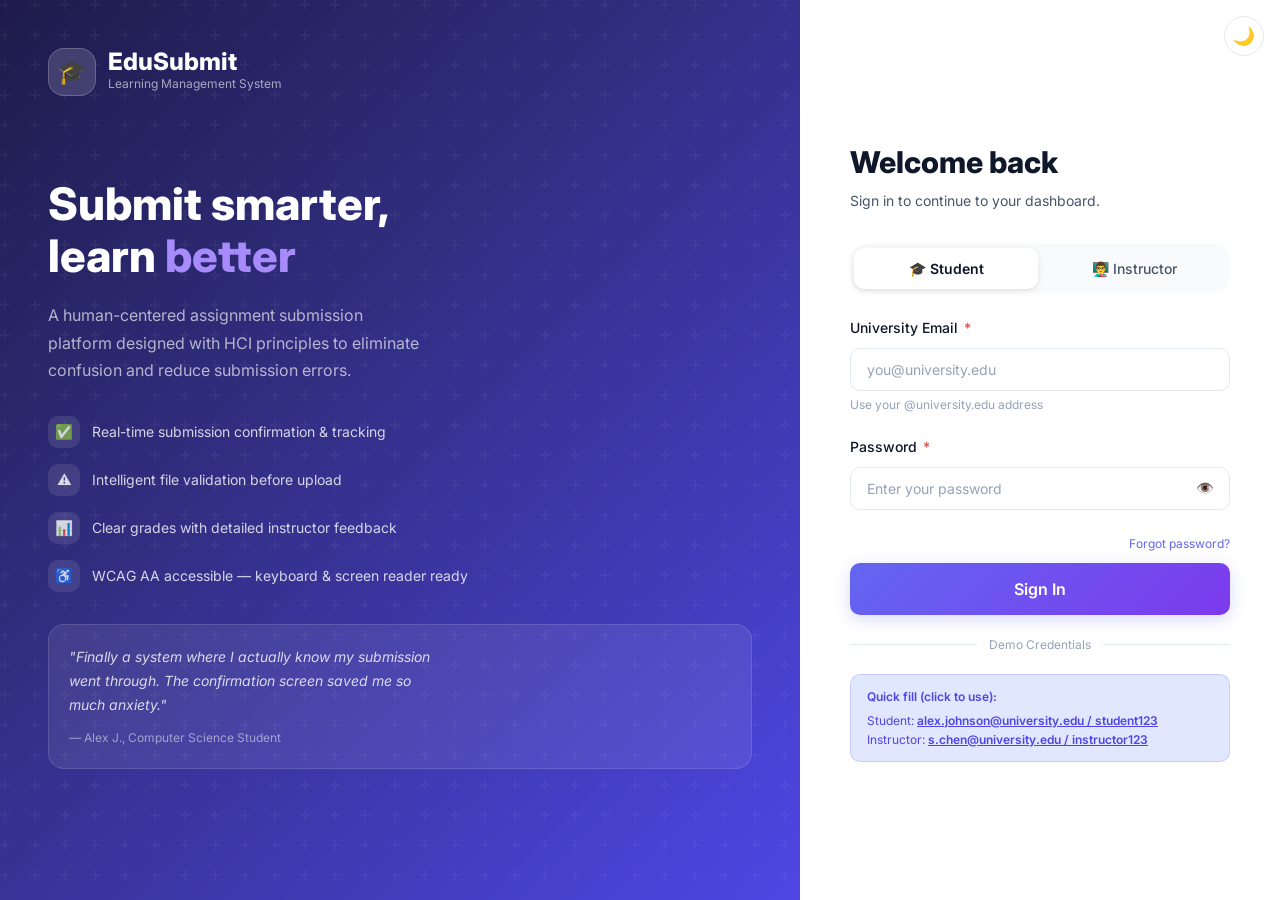
<file: instructor-dashboard.html>
<!DOCTYPE html>
<html lang="en" data-theme="light">
<head>
  <meta charset="UTF-8"/>
  <meta name="viewport" content="width=device-width, initial-scale=1.0"/>
  <title>EduSubmit — Instructor Dashboard</title>
  <link rel="stylesheet" href="css/design-system.css"/>
  <style>
    .sub-row { cursor: pointer; }
    .sub-row:hover td { background: var(--bg-hover); }

    .course-pill {
      display: inline-flex; align-items: center; gap: var(--sp-2);
      background: var(--bg-surface-2); border: 1px solid var(--border);
      border-radius: var(--r-lg); padding: var(--sp-4) var(--sp-5);
      cursor: pointer; text-decoration: none; color: inherit;
      transition: all var(--t-fast);
    }
    .course-pill:hover { border-color: var(--brand); box-shadow: var(--shadow-md); transform: translateY(-2px); }
    .course-accent { width: 12px; height: 12px; border-radius: 3px; flex-shrink: 0; }

    .workload-bar { width: 100%; height: 4px; border-radius: var(--r-full); background: var(--border); margin-top: 4px; }
    .workload-fill { height: 100%; border-radius: var(--r-full); }
  </style>
</head>
<body>
<div class="app-shell">
  <nav class="sidebar" aria-label="Main navigation">
    <div class="sidebar-logo">
      <div class="sidebar-logo-icon">🎓</div>
      <div><div class="sidebar-logo-text">EduSubmit</div><div class="sidebar-logo-sub">Instructor Portal</div></div>
    </div>
    <div class="sidebar-nav">
      <div class="sidebar-section-label">Main</div>
      <a href="instructor-dashboard.html" class="sidebar-link active" aria-current="page"><span class="sidebar-link-icon">🏠</span><span>Dashboard</span></a>
      <a href="grading.html" class="sidebar-link"><span class="sidebar-link-icon">📋</span><span>Submissions</span><span class="sidebar-badge">6</span></a>
      <a href="grading.html" class="sidebar-link"><span class="sidebar-link-icon">✏️</span><span>Grading</span></a>
      <div class="sidebar-section-label">Account</div>
      <a href="#" class="sidebar-link"><span class="sidebar-link-icon">⚙️</span><span>Settings</span></a>
      <a href="index.html" class="sidebar-link" id="logoutBtn"><span class="sidebar-link-icon">🚪</span><span>Log Out</span></a>
    </div>
    <div class="sidebar-footer">
      <div class="sidebar-user">
        <div class="sidebar-avatar" id="sidebarAvatar">SC</div>
        <div><div class="sidebar-user-name" id="sidebarName">Dr. Sarah Chen</div><div class="sidebar-user-role">Instructor</div></div>
      </div>
    </div>
  </nav>

  <div class="main-content">
    <header class="topbar">
      <div class="topbar-left">
        <div>
          <div class="page-title">Instructor Dashboard</div>
          <div class="page-subtitle" id="welcomeMsg">Welcome back, Dr. Chen</div>
        </div>
      </div>
      <div class="topbar-right">
        <button class="theme-toggle" id="themeToggle" aria-label="Toggle dark mode">🌙</button>
        <div class="sidebar-avatar" style="cursor:default" id="topAvatar">SC</div>
      </div>
    </header>

    <main class="page-body">

      <!-- Stats -->
      <div class="grid grid-4 gap-4 mb-6">
        <div class="stat-card animate-slideUp">
          <div><div class="stat-label">Total Submissions</div><div class="stat-value">8</div><div class="stat-sub">For active assignments</div></div>
          <div class="stat-icon" style="background:var(--brand-light)">📥</div>
        </div>
        <div class="stat-card animate-slideUp" style="animation-delay:.05s">
          <div><div class="stat-label">Pending Grading</div><div class="stat-value" style="color:var(--warning)">5</div><div class="stat-sub">Need attention</div></div>
          <div class="stat-icon" style="background:var(--warning-bg)">⏳</div>
        </div>
        <div class="stat-card animate-slideUp" style="animation-delay:.1s">
          <div><div class="stat-label">Graded</div><div class="stat-value" style="color:var(--success)">3</div><div class="stat-sub">Feedback given</div></div>
          <div class="stat-icon" style="background:var(--success-bg)">✅</div>
        </div>
        <div class="stat-card animate-slideUp" style="animation-delay:.15s">
          <div><div class="stat-label">Average Score</div><div class="stat-value" style="color:var(--brand)">85.7</div><div class="stat-sub">Across graded submissions</div></div>
          <div class="stat-icon" style="background:var(--brand-light)">📊</div>
        </div>
      </div>

      <div class="grid gap-6" style="grid-template-columns:1fr 320px">
        <!-- LEFT: Recent submissions -->
        <div class="flex-col gap-5">
          <div class="card animate-slideUp" style="animation-delay:.2s">
            <div class="card-header">
              <span class="card-title">📥 Recent Submissions — CS 301: Graph Traversal</span>
              <div style="display:flex;gap:var(--sp-2)">
                <button class="btn btn-secondary btn-sm" id="bulkDownload" aria-label="Bulk download all submissions">⬇️ Bulk Download</button>
                <a href="grading.html" class="btn btn-primary btn-sm">Grade All</a>
              </div>
            </div>
            <div class="table-wrap">
              <table class="table" aria-label="Student submissions for Graph Traversal Algorithms">
                <thead>
                  <tr>
                    <th scope="col">Student</th>
                    <th scope="col">Submitted</th>
                    <th scope="col">File</th>
                    <th scope="col">Status</th>
                    <th scope="col">Grade</th>
                    <th scope="col">Action</th>
                  </tr>
                </thead>
                <tbody id="submissionsTable"></tbody>
              </table>
            </div>
          </div>

          <!-- Plagiarism overview (Nielsen H6: flexibility) -->
          <div class="card animate-slideUp" style="animation-delay:.25s">
            <div class="card-header">
              <span class="card-title">🔍 Similarity Overview</span>
              <span class="badge badge-info">Powered by OriginCheck</span>
            </div>
            <div class="card-body">
              <div class="alert alert-info">
                <span class="alert-icon">ℹ️</span>
                <div>Similarity analysis completed. <strong>2 submissions</strong> flagged with &gt;20% similarity. <a href="#" style="color:inherit;font-weight:600">Review flagged submissions →</a></div>
              </div>
              <div class="table-wrap" style="margin-top:var(--sp-4)">
                <table class="table">
                  <thead><tr><th>Student</th><th>Similarity</th><th>Status</th></tr></thead>
                  <tbody>
                    <tr><td>Emma Wilson</td><td><div class="flex items-center gap-2"><div class="workload-bar" style="width:80px"><div class="workload-fill" style="width:8%;background:var(--success)"></div></div><span class="text-xs">8%</span></div></td><td><span class="badge badge-success">OK</span></td></tr>
                    <tr><td>Liam Martinez</td><td><div class="flex items-center gap-2"><div class="workload-bar" style="width:80px"><div class="workload-fill" style="width:12%;background:var(--success)"></div></div><span class="text-xs">12%</span></div></td><td><span class="badge badge-success">OK</span></td></tr>
                    <tr><td>Noah Davis</td><td><div class="flex items-center gap-2"><div class="workload-bar" style="width:80px"><div class="workload-fill" style="width:34%;background:var(--warning)"></div></div><span class="text-xs text-warning font-semi">34%</span></div></td><td><span class="badge badge-warning">Review</span></td></tr>
                    <tr><td>Olivia Brown</td><td><div class="flex items-center gap-2"><div class="workload-bar" style="width:80px"><div class="workload-fill" style="width:28%;background:var(--warning)"></div></div><span class="text-xs text-warning font-semi">28%</span></div></td><td><span class="badge badge-warning">Review</span></td></tr>
                  </tbody>
                </table>
              </div>
            </div>
          </div>
        </div>

        <!-- RIGHT sidebar -->
        <div class="flex-col gap-4">
          <!-- My courses -->
          <div class="card animate-slideUp" style="animation-delay:.2s">
            <div class="card-header"><span class="card-title">📚 My Courses</span></div>
            <div class="card-body flex-col gap-3">
              <a href="grading.html" class="course-pill">
                <div class="course-accent" style="background:#6366f1"></div>
                <div style="flex:1"><div style="font-weight:var(--fw-semi);font-size:var(--text-sm)">CS 301</div><div style="font-size:var(--text-xs);color:var(--text-muted)">32 students</div></div>
                <span class="badge badge-warning">5 pending</span>
              </a>
              <a href="grading.html" class="course-pill">
                <div class="course-accent" style="background:#10b981"></div>
                <div style="flex:1"><div style="font-weight:var(--fw-semi);font-size:var(--text-sm)">CS 401</div><div style="font-size:var(--text-xs);color:var(--text-muted)">24 students</div></div>
                <span class="badge badge-success">All graded</span>
              </a>
            </div>
          </div>

          <!-- Quick grade -->
          <div class="card animate-slideUp" style="animation-delay:.25s">
            <div class="card-header"><span class="card-title">⚡ Quick Actions</span></div>
            <div class="card-body flex-col gap-3">
              <a href="grading.html" class="btn btn-primary btn-md w-full">✏️ Start Grading</a>
              <button class="btn btn-secondary btn-md w-full" id="bulkDownload2">⬇️ Download All Submissions</button>
              <button class="btn btn-secondary btn-md w-full">📧 Email Students</button>
            </div>
          </div>

          <!-- Deadline info -->
          <div class="card animate-slideUp" style="animation-delay:.3s">
            <div class="card-header"><span class="card-title">📅 Assignment Deadline</span></div>
            <div class="card-body">
              <div style="font-size:var(--text-lg);font-weight:var(--fw-black);margin-bottom:4px">Mar 12, 2026</div>
              <div class="text-xs text-muted">Graph Traversal Algorithms</div>
              <div style="margin-top:var(--sp-3)">
                <div class="flex justify-between text-xs text-muted mb-2"><span>Submissions</span><span>7 / 8</span></div>
                <div class="progress-wrap"><div class="progress-bar" style="width:87.5%"></div></div>
              </div>
              <div class="alert alert-warning mt-4" style="font-size:var(--text-xs)">
                <span>⚠️</span><span>1 student has not submitted yet.</span>
              </div>
            </div>
          </div>
        </div>
      </div>
    </main>
  </div>
</div>

<!-- Bulk Download Modal -->
<div class="modal-backdrop" id="dlModal" role="dialog" aria-modal="true" aria-labelledby="dlModalTitle">
  <div class="modal animate-slideUp">
    <div class="modal-header">
      <span class="modal-title" id="dlModalTitle">⬇️ Bulk Download</span>
      <button class="btn btn-ghost btn-icon" id="closeDlModal" aria-label="Close">✕</button>
    </div>
    <div class="modal-body">
      <p class="text-sm text-secondary mb-4">Select which submissions to download as a ZIP archive.</p>
      <label class="flex items-center gap-3 text-sm" style="padding:var(--sp-3) 0;cursor:pointer">
        <input type="checkbox" checked id="dlAll" aria-label="Select all submissions"/> <span>All 7 submissions</span>
      </label>
      <label class="flex items-center gap-3 text-sm" style="padding:var(--sp-3) 0;cursor:pointer">
        <input type="checkbox" id="dlPending" aria-label="Select ungraded submissions"/> <span>Ungraded only (5)</span>
      </label>
      <label class="flex items-center gap-3 text-sm" style="padding:var(--sp-3) 0;cursor:pointer">
        <input type="checkbox" id="dlGraded" aria-label="Select graded submissions"/> <span>Graded only (2)</span>
      </label>
    </div>
    <div class="modal-footer">
      <button class="btn btn-secondary btn-md" id="closeDlModal2">Cancel</button>
      <button class="btn btn-primary btn-md" onclick="alert('Download started! submissions.zip will be ready shortly.')">⬇️ Download ZIP</button>
    </div>
  </div>
</div>

<script src="js/data.js"></script>
<script>
const user = Session.require("instructor");
if (user) { document.getElementById("sidebarName").textContent = user.name; document.getElementById("sidebarAvatar").textContent = user.avatar; document.getElementById("topAvatar").textContent = user.avatar; }
const hr = new Date().getHours();
const greet = hr < 12 ? "Good morning" : hr < 17 ? "Good afternoon" : "Good evening";
document.getElementById("welcomeMsg").textContent = `${greet}, Dr. Chen`;

const t = localStorage.getItem("hci_theme") || "light";
document.documentElement.setAttribute("data-theme", t);
const tb = document.getElementById("themeToggle");
tb.textContent = t === "dark" ? "☀️" : "🌙";
tb.addEventListener("click", () => {
  const cur = document.documentElement.getAttribute("data-theme");
  const nxt = cur === "dark" ? "light" : "dark";
  document.documentElement.setAttribute("data-theme", nxt);
  localStorage.setItem("hci_theme", nxt);
  tb.textContent = nxt === "dark" ? "☀️" : "🌙";
});

// Render submissions
const tbody = document.getElementById("submissionsTable");
SUBMISSIONS.forEach(s => {
  const statusBadge = {
    graded: '<span class="badge badge-success">Graded</span>',
    pending: '<span class="badge badge-info">Pending</span>',
    missing: '<span class="badge badge-danger">Missing</span>'
  }[s.status];
  tbody.innerHTML += `
    <tr class="sub-row" data-student="${s.student}" tabindex="0" aria-label="${s.student}, ${s.status}">
      <td><strong>${s.student}</strong></td>
      <td>${s.submittedAt ? formatDate(s.submittedAt).split(",")[0] : '—'}</td>
      <td style="max-width:140px;overflow:hidden;text-overflow:ellipsis;white-space:nowrap">${s.fileName || '—'}</td>
      <td>${statusBadge}</td>
      <td><strong>${s.grade !== null ? s.grade + '/100' : '—'}</strong></td>
      <td>
        ${s.status !== 'missing'
          ? `<a href="grading.html?sub=${s.id}" class="btn btn-secondary btn-sm">${s.status === 'graded' ? '✏️ Edit' : '✏️ Grade'}</a>`
          : '<span class="text-xs text-muted">No file</span>'}
      </td>
    </tr>`;
});

// Bulk download
[document.getElementById("bulkDownload"), document.getElementById("bulkDownload2")].forEach(b => {
  b?.addEventListener("click", () => document.getElementById("dlModal").classList.add("open"));
});
document.getElementById("closeDlModal").addEventListener("click", () => document.getElementById("dlModal").classList.remove("open"));
document.getElementById("closeDlModal2").addEventListener("click", () => document.getElementById("dlModal").classList.remove("open"));
document.getElementById("logoutBtn").addEventListener("click", e => { e.preventDefault(); Session.clear(); window.location.href = "index.html"; });
</script>
</body>
</html>
</file>
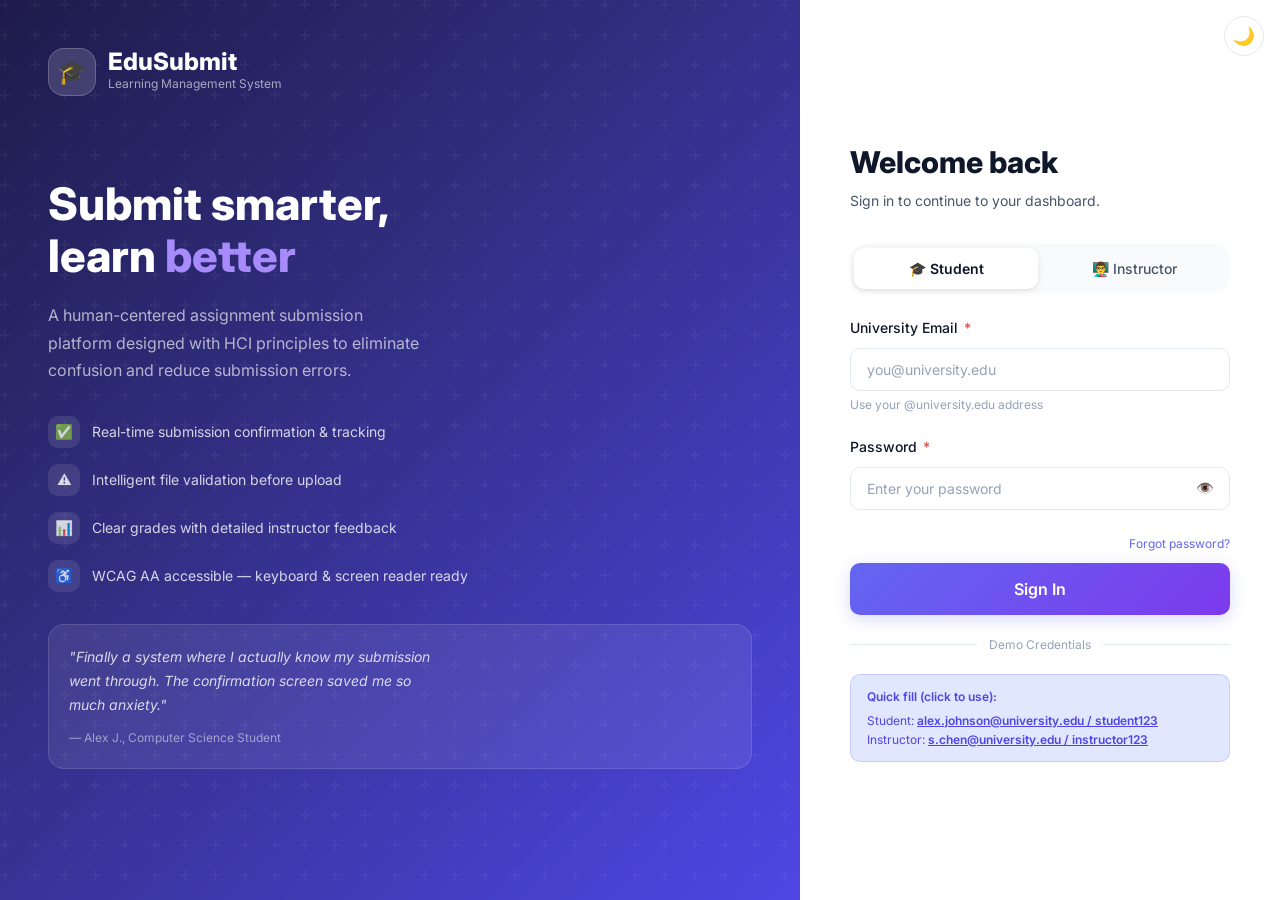
<file: student-dashboard.html>
<!DOCTYPE html>
<html lang="en" data-theme="light">
<head>
  <meta charset="UTF-8"/>
  <meta name="viewport" content="width=device-width, initial-scale=1.0"/>
  <title>EduSubmit — Student Dashboard</title>
  <meta name="description" content="Your student dashboard — view courses, upcoming deadlines, and recent activity."/>
  <link rel="stylesheet" href="css/design-system.css"/>
  <style>
    /* Course card accent bar */
    .course-card { cursor: pointer; transition: all var(--t-base); text-decoration: none; display: block; color: inherit; }
    .course-card:hover { transform: translateY(-3px); box-shadow: var(--shadow-lg); }
    .course-card-accent { height: 5px; border-radius: var(--r-lg) var(--r-lg) 0 0; }
    .course-card-body { padding: var(--sp-5); }
    .course-code { font-size: var(--text-xs); font-weight: var(--fw-semi); color: var(--text-muted); text-transform: uppercase; letter-spacing: .06em; }
    .course-title { font-size: var(--text-base); font-weight: var(--fw-bold); margin: var(--sp-1) 0 var(--sp-2); color: var(--text-primary); }
    .course-instructor { font-size: var(--text-xs); color: var(--text-secondary); }

    /* Assignment row */
    .assignment-item {
      display: flex; align-items: center; gap: var(--sp-4);
      padding: var(--sp-4) var(--sp-5);
      border-bottom: 1px solid var(--border);
      text-decoration: none; color: inherit;
      transition: background var(--t-fast);
    }
    .assignment-item:last-child { border-bottom: none; }
    .assignment-item:hover { background: var(--bg-hover); }
    .assignment-item:focus-visible { outline: 2px solid var(--brand); outline-offset: -2px; }

    .assignment-color-dot {
      width: 10px; height: 10px; border-radius: 50%; flex-shrink: 0;
    }
    .assignment-name  { font-weight: var(--fw-medium); font-size: var(--text-sm); }
    .assignment-course { font-size: var(--text-xs); color: var(--text-secondary); }
    .assignment-meta  { margin-left: auto; text-align: right; flex-shrink: 0; }
    .assignment-due   { font-size: var(--text-xs); font-weight: var(--fw-semi); }
    .assignment-due.urgent  { color: var(--danger);  }
    .assignment-due.normal  { color: var(--text-secondary); }
    .assignment-due.overdue { color: var(--danger); }

    /* Notif panel */
    .notif-item {
      display: flex; align-items: flex-start; gap: var(--sp-3);
      padding: var(--sp-4) var(--sp-5);
      border-bottom: 1px solid var(--border);
      transition: background var(--t-fast);
    }
    .notif-item:last-child { border-bottom: none; }
    .notif-item:hover { background: var(--bg-hover); }
    .notif-item.unread { background: rgba(99,102,241,.04); }
    .notif-dot-unread { width: 8px; height: 8px; background: var(--brand); border-radius: 50%; flex-shrink: 0; margin-top: 5px; }
    .notif-dot-read   { width: 8px; height: 8px; flex-shrink: 0; }
    .notif-content { flex: 1; }
    .notif-title   { font-size: var(--text-sm); font-weight: var(--fw-semi); }
    .notif-msg     { font-size: var(--text-xs); color: var(--text-secondary); margin-top: 2px; line-height: 1.4; }
    .notif-time    { font-size: var(--text-xs); color: var(--text-muted); flex-shrink: 0; }

    /* Grade pill */
    .grade-pill {
      display: inline-flex; align-items: center; justify-content: center;
      width: 40px; height: 40px; border-radius: var(--r-full);
      font-size: var(--text-sm); font-weight: var(--fw-black);
    }
    .grade-a { background: var(--success-bg); color: var(--success-text); }
    .grade-b { background: var(--info-bg);    color: var(--info-text);    }
    .grade-c { background: var(--warning-bg); color: var(--warning-text); }
    .grade-d { background: var(--danger-bg);  color: var(--danger-text);  }

    /* Welcome banner */
    .welcome-banner {
      background: linear-gradient(135deg, #4f46e5 0%, #7c3aed 60%, #a78bfa 100%);
      border-radius: var(--r-xl);
      padding: var(--sp-8);
      color: white;
      position: relative;
      overflow: hidden;
      margin-bottom: var(--sp-6);
    }
    .welcome-banner::after {
      content: "🎓";
      position: absolute; right: var(--sp-8); top: 50%;
      transform: translateY(-50%);
      font-size: 5rem; opacity: .15;
    }
    .welcome-banner h1 { font-size: var(--text-2xl); font-weight: var(--fw-black); margin-bottom: var(--sp-1); }
    .welcome-banner p  { color: rgba(255,255,255,.75); font-size: var(--text-sm); }
    .welcome-date { margin-top: var(--sp-4); font-size: var(--text-xs); color: rgba(255,255,255,.6); }
  </style>
</head>
<body>
<div class="app-shell">

  <!-- SIDEBAR -->
  <nav class="sidebar" aria-label="Main navigation">
    <div class="sidebar-logo">
      <div class="sidebar-logo-icon" aria-hidden="true">🎓</div>
      <div>
        <div class="sidebar-logo-text">EduSubmit</div>
        <div class="sidebar-logo-sub">Student Portal</div>
      </div>
    </div>

    <div class="sidebar-nav">
      <div class="sidebar-section-label">Main</div>
      <a href="student-dashboard.html" class="sidebar-link active" aria-current="page">
        <span class="sidebar-link-icon" aria-hidden="true">🏠</span>
        <span>Dashboard</span>
      </a>
      <a href="student-dashboard.html#courses" class="sidebar-link">
        <span class="sidebar-link-icon" aria-hidden="true">📚</span>
        <span>My Courses</span>
      </a>
      <a href="assignment-detail.html" class="sidebar-link">
        <span class="sidebar-link-icon" aria-hidden="true">📝</span>
        <span>Assignments</span>
        <span class="sidebar-badge" aria-label="3 pending assignments">3</span>
      </a>
      <a href="grades.html" class="sidebar-link">
        <span class="sidebar-link-icon" aria-hidden="true">📊</span>
        <span>Grades</span>
      </a>

      <div class="sidebar-section-label">Account</div>
      <a href="#" class="sidebar-link">
        <span class="sidebar-link-icon" aria-hidden="true">⚙️</span>
        <span>Settings</span>
      </a>
      <a href="index.html" class="sidebar-link" id="logoutBtn">
        <span class="sidebar-link-icon" aria-hidden="true">🚪</span>
        <span>Log Out</span>
      </a>
    </div>

    <div class="sidebar-footer">
      <div class="sidebar-user">
        <div class="sidebar-avatar" id="sidebarAvatar" aria-hidden="true">AJ</div>
        <div>
          <div class="sidebar-user-name" id="sidebarName">Alex Johnson</div>
          <div class="sidebar-user-role">Student</div>
        </div>
      </div>
    </div>
  </nav>

  <!-- MAIN -->
  <div class="main-content">
    <!-- TOP BAR -->
    <header class="topbar">
      <div class="topbar-left">
        <div>
          <div class="page-title">Dashboard</div>
          <div class="page-subtitle">Overview of your courses & deadlines</div>
        </div>
      </div>
      <div class="topbar-right">
        <button class="theme-toggle" id="themeToggle" aria-label="Toggle dark mode">🌙</button>
        <button class="notif-btn" aria-label="Notifications — 2 unread" id="notifBtn">
          🔔<span class="notif-dot" aria-hidden="true"></span>
        </button>
        <div class="sidebar-avatar" style="cursor:default" aria-hidden="true" id="topAvatar">AJ</div>
      </div>
    </header>

    <main class="page-body" id="main-region">

      <!-- Welcome Banner -->
      <div class="welcome-banner" role="banner" aria-label="Welcome section">
        <h1 id="welcomeTitle">Good afternoon, Alex! 👋</h1>
        <p>You have <strong id="pendingCount">3</strong> pending submissions and <strong id="dueCount">2</strong> deadlines in the next 7 days.</p>
        <div class="welcome-date" id="welcomeDate"></div>
      </div>

      <!-- Stats Row -->
      <div class="grid grid-4 gap-4 mb-6" role="region" aria-label="Summary statistics">
        <div class="stat-card animate-slideUp">
          <div>
            <div class="stat-label">Enrolled Courses</div>
            <div class="stat-value">4</div>
            <div class="stat-sub">This semester</div>
          </div>
          <div class="stat-icon" style="background:rgba(99,102,241,.12)" aria-hidden="true">📚</div>
        </div>
        <div class="stat-card animate-slideUp" style="animation-delay:.05s">
          <div>
            <div class="stat-label">Assignments Due</div>
            <div class="stat-value" style="color:var(--warning)">3</div>
            <div class="stat-sub">Pending submission</div>
          </div>
          <div class="stat-icon" style="background:rgba(245,158,11,.12)" aria-hidden="true">📝</div>
        </div>
        <div class="stat-card animate-slideUp" style="animation-delay:.1s">
          <div>
            <div class="stat-label">Submitted</div>
            <div class="stat-value" style="color:var(--success)">5</div>
            <div class="stat-sub">This semester</div>
          </div>
          <div class="stat-icon" style="background:rgba(16,185,129,.12)" aria-hidden="true">✅</div>
        </div>
        <div class="stat-card animate-slideUp" style="animation-delay:.15s">
          <div>
            <div class="stat-label">Avg. Grade</div>
            <div class="stat-value" style="color:var(--brand)">88</div>
            <div class="stat-sub">Out of 100</div>
          </div>
          <div class="stat-icon" style="background:rgba(99,102,241,.12)" aria-hidden="true">🏆</div>
        </div>
      </div>

      <!-- 2-column grid -->
      <div class="grid gap-6" style="grid-template-columns:1fr 360px">

        <!-- LEFT: Upcoming + Courses -->
        <div class="flex-col gap-6">

          <!-- Upcoming Assignments -->
          <div class="card animate-slideUp" style="animation-delay:.2s">
            <div class="card-header">
              <span class="card-title">📅 Upcoming Assignments</span>
              <a href="assignment-detail.html" class="btn btn-secondary btn-sm" aria-label="View all assignments">View All</a>
            </div>
            <div id="upcomingList" role="list" aria-label="Upcoming assignment deadlines"></div>
          </div>

          <!-- My Courses -->
          <div role="region" aria-labelledby="coursesHeading" id="courses">
            <div class="flex items-center justify-between mb-4">
              <h2 id="coursesHeading" style="font-size:var(--text-lg);font-weight:var(--fw-bold)">My Courses</h2>
            </div>
            <div class="grid grid-2 gap-4" id="courseGrid" role="list" aria-label="Enrolled courses"></div>
          </div>
        </div>

        <!-- RIGHT: Notifications -->
        <div class="flex-col gap-6">
          <div class="card animate-slideUp" style="animation-delay:.25s">
            <div class="card-header">
              <span class="card-title">🔔 Notifications</span>
              <button class="btn btn-ghost btn-sm" aria-label="Mark all as read">Mark all read</button>
            </div>
            <div id="notifList" role="list" aria-label="Notifications" aria-live="polite"></div>
          </div>

          <!-- Quick Actions (Hick's Law: limited options) -->
          <div class="card animate-slideUp" style="animation-delay:.3s">
            <div class="card-header"><span class="card-title">⚡ Quick Actions</span></div>
            <div class="card-body flex-col gap-3">
              <a href="assignment-detail.html" class="btn btn-primary btn-md w-full" aria-label="Submit an assignment">
                📤 Submit Assignment
              </a>
              <a href="grades.html" class="btn btn-secondary btn-md w-full" aria-label="Check your grades">
                📊 View Grades
              </a>
              <a href="confirmation.html" class="btn btn-secondary btn-md w-full" aria-label="Track submission status">
                🔍 Track Submission
              </a>
            </div>
          </div>
        </div>
      </div>
    </main>
  </div>
</div>

<script src="js/data.js"></script>
<script>
  // ── Auth guard ──
  const user = Session.require("student");
  if (user) {
    document.getElementById("sidebarName").textContent = user.name;
    document.getElementById("sidebarAvatar").textContent = user.avatar;
    document.getElementById("topAvatar").textContent = user.avatar;
  }

  // ── Theme ──
  const t = localStorage.getItem("hci_theme") || "light";
  document.documentElement.setAttribute("data-theme", t);
  const tb = document.getElementById("themeToggle");
  tb.textContent = t === "dark" ? "☀️" : "🌙";
  tb.addEventListener("click", () => {
    const cur = document.documentElement.getAttribute("data-theme");
    const nxt = cur === "dark" ? "light" : "dark";
    document.documentElement.setAttribute("data-theme", nxt);
    localStorage.setItem("hci_theme", nxt);
    tb.textContent = nxt === "dark" ? "☀️" : "🌙";
  });

  // ── Welcome ──
  const hr = new Date().getHours();
  const greet = hr < 12 ? "Good morning" : hr < 17 ? "Good afternoon" : "Good evening";
  document.getElementById("welcomeTitle").textContent = `${greet}, ${user?.name?.split(" ")[0] || "Alex"}! 👋`;
  document.getElementById("welcomeDate").textContent = new Date().toLocaleDateString("en-US", { weekday:"long", year:"numeric", month:"long", day:"numeric" });

  // ── Courses ──
  const courseGrid = document.getElementById("courseGrid");
  ["cs301","math201","eng102","phys301"].forEach(id => {
    const c = COURSES[id];
    courseGrid.innerHTML += `
      <a href="assignment-detail.html?course=${id}" class="card course-card" role="listitem" aria-label="${c.title} — ${c.code}">
        <div class="course-card-accent" style="background:${c.color}"></div>
        <div class="course-card-body">
          <div class="course-code">${c.code}</div>
          <div class="course-title">${c.title}</div>
          <div class="course-instructor">👨‍🏫 ${c.instructor}</div>
          <div style="margin-top:var(--sp-3);display:flex;gap:var(--sp-2);align-items:center">
            <span class="badge badge-neutral">${c.assignments.length} assignments</span>
          </div>
        </div>
      </a>`;
  });

  // ── Upcoming assignments ──
  const upcoming = document.getElementById("upcomingList");
  const pending = Object.values(ASSIGNMENTS).filter(a => a.submissionStatus === "pending" || a.submissionStatus === "late");
  if (pending.length === 0) {
    upcoming.innerHTML = `<div class="empty-state"><div class="empty-state-icon">🎉</div><div class="empty-state-title">All caught up!</div></div>`;
  } else {
    pending.slice(0,5).forEach(a => {
      const course = COURSES[a.courseId];
      const due = timeUntil(a.dueDate);
      upcoming.innerHTML += `
        <a href="assignment-detail.html?assignment=${a.id}" class="assignment-item" role="listitem"
           aria-label="${a.title}, due ${formatDate(a.dueDate)}, ${due.label}">
          <div class="assignment-color-dot" style="background:${course.color}" aria-hidden="true"></div>
          <div style="flex:1;min-width:0">
            <div class="assignment-name">${a.title}</div>
            <div class="assignment-course">${course.code} — ${course.title}</div>
          </div>
          <div class="assignment-meta">
            <div class="assignment-due ${due.urgent ? 'urgent' : 'normal'}">${due.label}</div>
            <div style="font-size:var(--text-xs);color:var(--text-muted);margin-top:2px">${formatDate(a.dueDate).split(",")[0]}</div>
          </div>
          ${due.urgent && !due.overdue ? '<span class="badge badge-warning" aria-label="Due soon">Soon</span>' : ''}
          ${due.overdue ? '<span class="badge badge-danger" aria-label="Overdue">Overdue</span>' : ''}
        </a>`;
    });
  }

  // ── Notifications ──
  const notifList = document.getElementById("notifList");
  const icons = { deadline:"⏰", grade:"📊", info:"✅", warning:"⚠️" };
  NOTIFICATIONS.forEach(n => {
    notifList.innerHTML += `
      <div class="notif-item ${n.read ? '' : 'unread'}" role="listitem">
        <div class="${n.read ? 'notif-dot-read' : 'notif-dot-unread'}" aria-hidden="true"></div>
        <div class="notif-content">
          <div class="notif-title">${icons[n.type] || '🔔'} ${n.title}</div>
          <div class="notif-msg">${n.message}</div>
        </div>
        <div class="notif-time">${n.time}</div>
      </div>`;
  });

  // ── Logout ──
  document.getElementById("logoutBtn").addEventListener("click", e => {
    e.preventDefault(); Session.clear(); window.location.href = "index.html";
  });
</script>
</body>
</html>
</file>
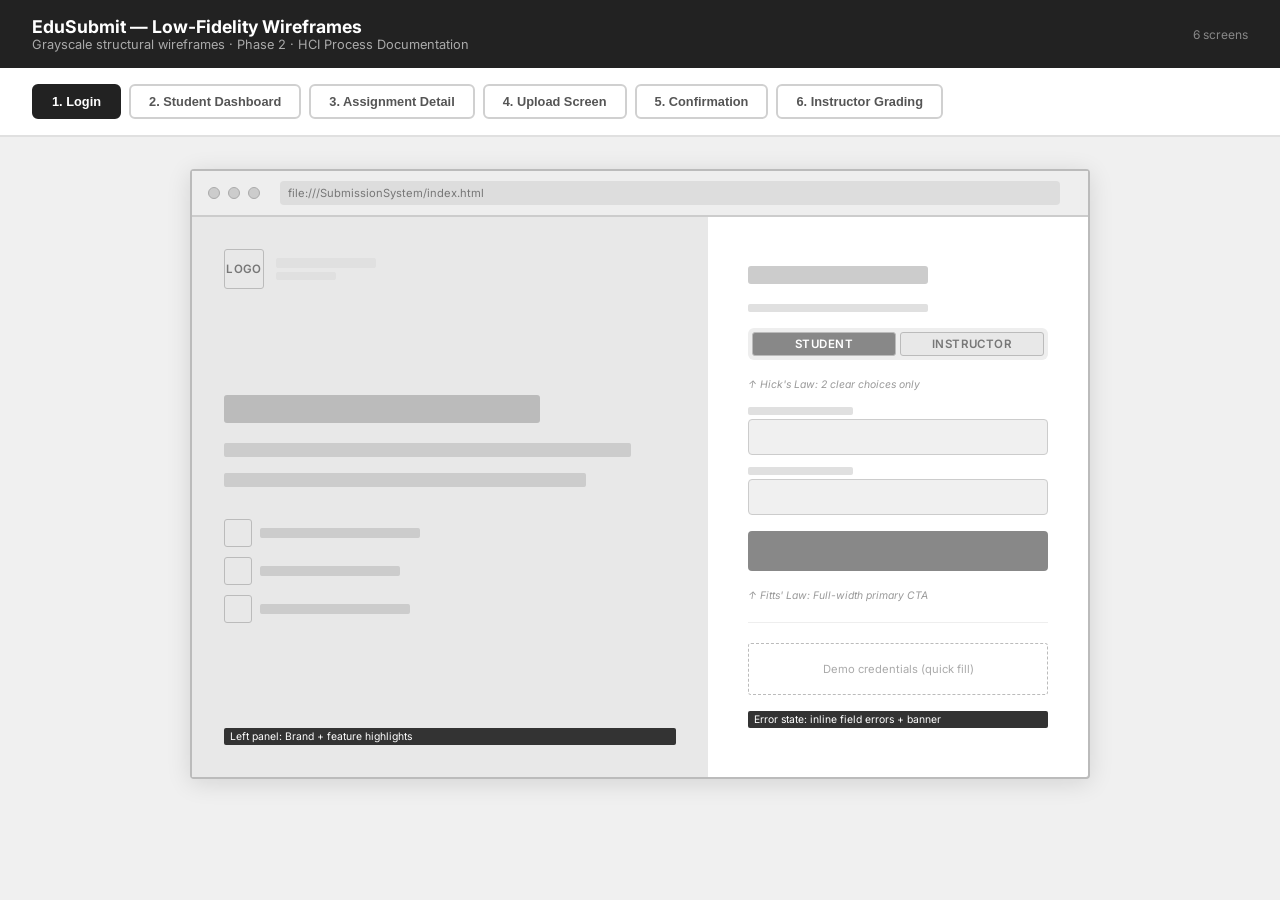
<file: wireframes/wireframes.html>
<!DOCTYPE html>
<html lang="en">
<head>
  <meta charset="UTF-8"/>
  <meta name="viewport" content="width=device-width, initial-scale=1.0"/>
  <title>EduSubmit — Low-Fidelity Wireframes</title>
  <style>
    @import url('https://fonts.googleapis.com/css2?family=Inter:wght@400;600;700&display=swap');
    *,*::before,*::after{box-sizing:border-box;margin:0;padding:0}
    body{font-family:'Inter',sans-serif;background:#f0f0f0;color:#222;min-height:100vh}
    header{background:#222;color:#fff;padding:16px 32px;display:flex;align-items:center;justify-content:space-between}
    header h1{font-size:1.1rem;font-weight:700}
    header p{font-size:.8rem;color:#aaa}
    .tabs{background:#fff;padding:16px 32px;border-bottom:2px solid #e0e0e0;display:flex;gap:8px;flex-wrap:wrap}
    .tab{padding:8px 18px;border:2px solid #d0d0d0;border-radius:6px;cursor:pointer;background:#fff;font-size:.8rem;font-weight:600;color:#555;transition:all .15s}
    .tab:hover{border-color:#888;color:#222}
    .tab.active{background:#222;color:#fff;border-color:#222}
    .wf-stage{padding:32px;display:none;justify-content:center}
    .wf-stage.active{display:flex}
    .wf-wrap{width:900px;background:#fff;border:2px solid #bbb;border-radius:4px;box-shadow:0 4px 24px rgba(0,0,0,.12)}
    .wf-top{background:#eee;border-bottom:2px solid #ccc;padding:10px 16px;display:flex;align-items:center;gap:8px}
    .wf-dot{width:12px;height:12px;border-radius:50%;background:#ccc;border:1px solid #aaa}
    .wf-url{flex:1;background:#ddd;border-radius:4px;height:24px;margin:0 12px;display:flex;align-items:center;padding:0 8px;font-size:.7rem;color:#777}

    /* Wireframe shared primitives */
    .box{background:#e8e8e8;border:1.5px solid #bbb;border-radius:3px;display:flex;align-items:center;justify-content:center;color:#777;font-size:.72rem;font-weight:600;text-transform:uppercase;letter-spacing:.04em;text-align:center;padding:4px 6px}
    .box-outline{background:transparent;border:1.5px dashed #bbb;border-radius:3px;display:flex;align-items:center;justify-content:center;color:#aaa;font-size:.7rem;text-align:center;padding:4px 6px}
    .wf-body{padding:24px;display:grid;gap:16px}
    .wf-sidebar{width:180px;background:#d8d8d8;border-radius:4px;padding:12px;display:flex;flex-direction:column;gap:8px;flex-shrink:0;min-height:500px}
    .sb-logo{height:32px;background:#bbb;border-radius:4px}
    .sb-link{height:24px;background:#c8c8c8;border-radius:3px}
    .sb-link.active{background:#999}
    .wf-main{flex:1}
    .wf-row{display:flex;gap:16px;align-items:start}
    .row{display:flex;gap:12px}
    .col{display:flex;flex-direction:column;gap:12px}
    .stat-box{width:130px;height:72px}
    .card-box{height:180px}
    .card-box-sm{height:120px}
    .table-row{height:36px;display:grid;grid-template-columns:2fr 1fr 1fr 1fr;gap:8px}
    .table-hdr{height:28px;display:grid;grid-template-columns:2fr 1fr 1fr 1fr;gap:8px;margin-bottom:4px}
    .text-line{height:10px;background:#e0e0e0;border-radius:2px}
    .text-line.short{width:60%}
    .text-line.xshort{width:35%}
    .btn-box{height:40px;border-radius:4px;}
    .btn-box.primary{background:#888}
    .btn-box.secondary{background:#d0d0d0}
    .drop-zone{height:160px;border:2px dashed #bbb;border-radius:6px;background:#f2f2f2;display:flex;flex-direction:column;align-items:center;justify-content:center;gap:8px;color:#aaa;font-size:.75rem}
    .input-box{height:36px;background:#f0f0f0;border:1.5px solid #ccc;border-radius:4px}
    .hdr-line{height:18px;background:#ccc;border-radius:3px;width:50%;margin-bottom:4px}
    .progress-box{height:12px;border-radius:20px;background:#e0e0e0;position:relative;overflow:hidden}
    .progress-fill{position:absolute;left:0;top:0;bottom:0;background:#999;border-radius:20px}
    .badge-box{height:22px;width:70px;border-radius:20px;background:#d0d0d0}
    .annotation{font-size:.65rem;color:#999;font-style:italic;position:relative;margin-top:2px}
    .section-label{font-size:.7rem;font-weight:700;color:#888;text-transform:uppercase;letter-spacing:.06em;border-bottom:1px solid #e0e0e0;padding-bottom:4px;margin-bottom:4px}
    .checklist-row{height:20px;display:flex;align-items:center;gap:6px}
    .check-sq{width:14px;height:14px;border:1.5px solid #bbb;border-radius:2px;flex-shrink:0}
    .check-sq.done{background:#999;border-color:#999}
    .ring{width:80px;height:80px;border-radius:50%;border:6px solid #bbb;display:flex;align-items:center;justify-content:center;font-size:1.2rem;font-weight:700;color:#888}
    .modal-overlay{background:rgba(0,0,0,.12);border-radius:4px;padding:12px;display:flex;align-items:center;justify-content:center}
    .modal-box{background:#fff;border:2px solid #bbb;border-radius:6px;padding:16px;width:320px}
    .wf-label{font-size:.65rem;background:#333;color:#fff;padding:2px 6px;border-radius:2px;display:inline-block}
    .steps-bar{display:flex;align-items:center;gap:4px;padding:10px 16px;background:#f5f5f5;border-bottom:1.5px solid #ddd}
    .step{display:flex;align-items:center;gap:4px;font-size:.7rem;color:#aaa}
    .step.done{color:#555}.step.active{color:#222;font-weight:700}
    .step-dot{width:18px;height:18px;border-radius:50%;background:#ddd;display:flex;align-items:center;justify-content:center;font-size:.6rem;color:#888}
    .step.done .step-dot{background:#888;color:#fff}.step.active .step-dot{background:#333;color:#fff}
    .step-arr{color:#ccc;font-size:.7rem}
    .topbar-wf{height:44px;background:#fafafa;border-bottom:1.5px solid #ddd;display:flex;align-items:center;padding:0 16px;gap:12px}
    .wf-avatar{width:28px;height:28px;border-radius:50%;background:#bbb}
    .grid-2{display:grid;grid-template-columns:1fr 1fr;gap:12px}
    .grid-3{display:grid;grid-template-columns:1fr 1fr 1fr;gap:12px}
    .grid-4{display:grid;grid-template-columns:1fr 1fr 1fr 1fr;gap:12px}
  </style>
</head>
<body>
<header>
  <div>
    <h1>EduSubmit — Low-Fidelity Wireframes</h1>
    <p>Grayscale structural wireframes · Phase 2 · HCI Process Documentation</p>
  </div>
  <div style="font-size:.75rem;color:#888">6 screens</div>
</header>

<div class="tabs" role="tablist" aria-label="Select wireframe screen">
  <button class="tab active" role="tab" aria-selected="true"  onclick="show(0)">1. Login</button>
  <button class="tab" role="tab" aria-selected="false" onclick="show(1)">2. Student Dashboard</button>
  <button class="tab" role="tab" aria-selected="false" onclick="show(2)">3. Assignment Detail</button>
  <button class="tab" role="tab" aria-selected="false" onclick="show(3)">4. Upload Screen</button>
  <button class="tab" role="tab" aria-selected="false" onclick="show(4)">5. Confirmation</button>
  <button class="tab" role="tab" aria-selected="false" onclick="show(5)">6. Instructor Grading</button>
</div>

<!-- ── SCREEN 1: LOGIN ─────────────────────────────────────────────────── -->
<div class="wf-stage active" id="s0">
<div class="wf-wrap" style="width:900px;min-height:600px">
  <div class="wf-top"><div class="wf-dot"></div><div class="wf-dot"></div><div class="wf-dot"></div><div class="wf-url">file:///SubmissionSystem/index.html</div></div>
  <div style="display:grid;grid-template-columns:1fr 380px;min-height:560px">
    <!-- Left panel -->
    <div style="background:#e8e8e8;padding:32px;display:flex;flex-direction:column;gap:24px">
      <div style="display:flex;align-items:center;gap:12px"><div style="width:40px;height:40px" class="box">Logo</div><div><div class="text-line" style="width:100px;margin-bottom:4px"></div><div class="text-line short" style="height:8px"></div></div></div>
      <div class="col" style="flex:1;justify-content:center">
        <div style="height:28px;background:#bbb;border-radius:3px;width:70%;margin-bottom:8px"></div>
        <div style="height:14px;background:#ccc;border-radius:2px;width:90%;margin-bottom:4px"></div>
        <div style="height:14px;background:#ccc;border-radius:2px;width:80%"></div>
        <div class="col" style="gap:10px;margin-top:20px">
          <div style="display:flex;align-items:center;gap:8px"><div style="width:28px;height:28px" class="box"></div><div class="text-line" style="width:160px;background:#ccc"></div></div>
          <div style="display:flex;align-items:center;gap:8px"><div style="width:28px;height:28px" class="box"></div><div class="text-line" style="width:140px;background:#ccc"></div></div>
          <div style="display:flex;align-items:center;gap:8px"><div style="width:28px;height:28px" class="box"></div><div class="text-line" style="width:150px;background:#ccc"></div></div>
        </div>
      </div>
      <div class="wf-label">Left panel: Brand + feature highlights</div>
    </div>
    <!-- Right form -->
    <div style="padding:40px;display:flex;flex-direction:column;justify-content:center;gap:16px">
      <div class="hdr-line" style="width:60%"></div>
      <div class="text-line short" style="height:8px"></div>
      <!-- Role tabs -->
      <div style="display:grid;grid-template-columns:1fr 1fr;gap:4px;background:#eee;padding:4px;border-radius:6px">
        <div class="box" style="background:#888;color:#fff">Student</div>
        <div class="box">Instructor</div>
      </div>
      <span class="annotation">↑ Hick's Law: 2 clear choices only</span>
      <div class="col" style="gap:12px">
        <div><div class="text-line xshort" style="height:8px;margin-bottom:4px"></div><div class="input-box"></div></div>
        <div><div class="text-line xshort" style="height:8px;margin-bottom:4px"></div><div class="input-box"></div></div>
      </div>
      <div class="btn-box primary"></div>
      <span class="annotation">↑ Fitts' Law: Full-width primary CTA</span>
      <div style="height:1px;background:#eee;margin:4px 0"></div>
      <div class="box-outline" style="height:52px">Demo credentials (quick fill)</div>
      <div class="wf-label">Error state: inline field errors + banner</div>
    </div>
  </div>
</div>
</div>

<!-- ── SCREEN 2: STUDENT DASHBOARD ───────────────────────────────────── -->
<div class="wf-stage" id="s1">
<div class="wf-wrap">
  <div class="wf-top"><div class="wf-dot"></div><div class="wf-dot"></div><div class="wf-dot"></div><div class="wf-url">student-dashboard.html</div></div>
  <div class="wf-row" style="gap:0">
    <div class="wf-sidebar">
      <div class="sb-logo"></div>
      <div style="height:8px;background:#bbb;border-radius:2px;width:70%;margin:8px 0 4px"></div>
      <div class="sb-link active"></div><div class="sb-link"></div><div class="sb-link"></div><div class="sb-link"></div>
      <div style="height:8px;background:#bbb;border-radius:2px;width:60%;margin:12px 0 4px"></div>
      <div class="sb-link"></div><div class="sb-link"></div>
      <div style="flex:1"></div>
      <div style="height:40px;background:#c8c8c8;border-radius:4px"></div>
    </div>
    <div class="wf-main" style="padding:16px">
      <div class="topbar-wf"><div class="text-line" style="width:120px;background:#e0e0e0"></div><div style="flex:1"></div><div class="wf-avatar"></div><div class="wf-avatar" style="width:22px;height:22px"></div></div>
      <div style="padding:16px;display:flex;flex-direction:column;gap:12px">
        <!-- Welcome banner -->
        <div class="box" style="height:80px;background:#cccccc">Welcome Banner + Pending Count</div>
        <!-- Stats row -->
        <div class="grid-4"><div class="box stat-box">Courses</div><div class="box stat-box">Assignments</div><div class="box stat-box">Submitted</div><div class="box stat-box">Avg Grade</div></div>
        <!-- 2-col -->
        <div style="display:grid;grid-template-columns:1fr 200px;gap:12px">
          <div class="col gap-3">
            <div class="box card-box">Upcoming Assignments List<br/><span style="font-size:.65rem;font-weight:400">with urgency indicators</span></div>
            <div class="col">
              <div class="section-label">My Courses</div>
              <div class="grid-2"><div class="box" style="height:80px">Course Card 1</div><div class="box" style="height:80px">Course Card 2</div><div class="box" style="height:80px">Course Card 3</div><div class="box" style="height:80px">Course Card 4</div></div>
            </div>
          </div>
          <div class="col">
            <div class="box card-box-sm">Notifications<br/><span style="font-size:.65rem;font-weight:400">unread indicators</span></div>
            <div class="box" style="height:100px">Quick Actions<br/><span style="font-size:.65rem;font-weight:400">3 buttons (Hick's Law)</span></div>
          </div>
        </div>
      </div>
    </div>
  </div>
</div>
</div>

<!-- ── SCREEN 3: ASSIGNMENT DETAIL ───────────────────────────────────── -->
<div class="wf-stage" id="s2">
<div class="wf-wrap">
  <div class="wf-top"><div class="wf-dot"></div><div class="wf-dot"></div><div class="wf-dot"></div><div class="wf-url">assignment-detail.html?assignment=a002</div></div>
  <div class="wf-row" style="gap:0">
    <div class="wf-sidebar"><div class="sb-logo"></div><div class="sb-link"></div><div class="sb-link"></div><div class="sb-link active"></div><div class="sb-link"></div></div>
    <div class="wf-main">
      <div class="topbar-wf">
        <div style="display:flex;gap:8px;align-items:center;font-size:.7rem;color:#888"><span>Dashboard</span><span>/</span><span>CS 301</span><span>/</span><strong style="color:#333">Assignment</strong></div>
        <div style="flex:1"></div><div class="wf-avatar"></div>
      </div>
      <!-- Step progress -->
      <div class="steps-bar">
        <div class="step done"><div class="step-dot">✓</div><span>Review</span></div>
        <div class="step-arr">→</div>
        <div class="step active"><div class="step-dot">2</div><span>Upload</span></div>
        <div class="step-arr">→</div>
        <div class="step"><div class="step-dot">3</div><span>Confirm</span></div>
      </div>
      <div style="padding:16px;display:grid;grid-template-columns:1fr 200px;gap:12px;align-items:start">
        <div class="col">
          <div class="box card-box" style="height:120px">Assignment Title, Description, Max Pts, Formats</div>
          <div class="drop-zone">📂 Upload Zone (Drag & Drop)<div style="font-size:.65rem">Signifier: dashed border + icon = droppable</div></div>
          <span class="annotation">↑ Norman: Affordance & Signifiers</span>
          <div class="box btn-box primary" style="height:50px">SUBMIT ASSIGNMENT (large — Fitts' Law)</div>
        </div>
        <div class="col">
          <div class="box" style="height:70px;background:#d0d0d0">⏰ Deadline Countdown</div>
          <div class="col" style="gap:6px">
            <div class="section-label">Checklist</div>
            <div class="checklist-row"><div class="check-sq done"></div><div class="text-line xshort"></div></div>
            <div class="checklist-row"><div class="check-sq done"></div><div class="text-line xshort"></div></div>
            <div class="checklist-row"><div class="check-sq"></div><div class="text-line xshort"></div></div>
          </div>
          <div class="box card-box-sm">Error States<br/><span style="font-size:.65rem;font-weight:400">format / size / deadline / network</span></div>
        </div>
      </div>
    </div>
  </div>
</div>
</div>

<!-- ── SCREEN 4: UPLOAD IN PROGRESS ─────────────────────────────────── -->
<div class="wf-stage" id="s3">
<div class="wf-wrap">
  <div class="wf-top"><div class="wf-dot"></div><div class="wf-dot"></div><div class="wf-dot"></div><div class="wf-url">assignment-detail.html — uploading state</div></div>
  <div class="wf-row" style="gap:0">
    <div class="wf-sidebar"><div class="sb-logo"></div><div class="sb-link"></div><div class="sb-link active"></div><div class="sb-link"></div><div class="sb-link"></div></div>
    <div class="wf-main">
      <div class="topbar-wf"><div style="flex:1"></div><div class="wf-avatar"></div></div>
      <div class="steps-bar">
        <div class="step done"><div class="step-dot">✓</div><span>Review</span></div>
        <div class="step-arr">→</div>
        <div class="step active"><div class="step-dot">2</div><span>Upload</span></div>
        <div class="step-arr">→</div>
        <div class="step"><div class="step-dot">3</div><span>Confirm</span></div>
      </div>
      <div style="padding:16px;max-width:600px;margin:0 auto">
        <!-- File preview -->
        <div class="col" style="gap:12px">
          <div class="box" style="height:50px">Selected File: my_assignment.zip · 3.2 MB   ✕</div>
          <!-- Progress bar -->
          <div class="col" style="gap:4px">
            <div style="display:flex;justify-content:space-between;font-size:.7rem;color:#888"><span>Uploading…</span><span id="pct">67%</span></div>
            <div class="progress-box" style="height:14px"><div class="progress-fill" id="pfill" style="width:67%"></div></div>
            <span class="annotation">↑ Nielsen H1: Visibility of System Status</span>
          </div>
          <!-- Confirm modal -->
          <div class="section-label" style="margin-top:8px">Confirmation Modal (before submit)</div>
          <div class="modal-overlay">
            <div class="modal-box">
              <div class="hdr-line" style="margin-bottom:8px"></div>
              <div class="text-line" style="margin-bottom:4px"></div>
              <div class="text-line short" style="margin-bottom:12px"></div>
              <div class="box" style="height:50px;background:#f0f0f0">Details summary</div>
              <div style="display:grid;grid-template-columns:1fr 1fr;gap:8px;margin-top:12px">
                <div class="btn-box secondary"></div>
                <div class="btn-box primary"></div>
              </div>
              <span class="annotation">↑ Nielsen H3: User Control — confirm before commit</span>
            </div>
          </div>
        </div>
      </div>
    </div>
  </div>
</div>
</div>

<!-- ── SCREEN 5: CONFIRMATION ────────────────────────────────────────── -->
<div class="wf-stage" id="s4">
<div class="wf-wrap" style="width:600px">
  <div class="wf-top"><div class="wf-dot"></div><div class="wf-dot"></div><div class="wf-dot"></div><div class="wf-url">confirmation.html</div></div>
  <div style="padding:40px;display:flex;flex-direction:column;align-items:center;gap:16px">
    <div class="ring">✓</div>
    <div style="text-align:center">
      <div class="hdr-line" style="width:200px;margin:0 auto 6px"></div>
      <div class="text-line" style="width:260px;margin:0 auto"></div>
    </div>
    <!-- Steps done -->
    <div style="display:flex;gap:8px;align-items:center;font-size:.7rem;color:#999">
      <span>✓ Review</span><span>→</span><span>✓ Upload</span><span>→</span><strong style="color:#666">✓ Confirmed</strong>
    </div>
    <!-- Submission ID box -->
    <div class="box" style="width:100%;height:70px;background:#ddd">Submission ID — monospaced<br/><span style="font-size:.65rem;font-weight:400">Nielsen H1: visible system confirmation</span></div>
    <!-- Details -->
    <div style="width:100%;display:flex;flex-direction:column;gap:8px">
      <div style="display:flex;justify-content:space-between"><div class="text-line" style="width:80px"></div><div class="text-line" style="width:140px"></div></div>
      <div style="display:flex;justify-content:space-between"><div class="text-line" style="width:60px"></div><div class="text-line" style="width:120px"></div></div>
      <div style="display:flex;justify-content:space-between"><div class="text-line" style="width:70px"></div><div class="text-line" style="width:100px"></div></div>
      <div style="display:flex;justify-content:space-between"><div class="text-line" style="width:75px"></div><div class="badge-box"></div></div>
    </div>
    <div class="box" style="width:100%;height:50px;background:#e8e8e8">What happens next? info panel</div>
    <div class="grid-2" style="width:100%">
      <div class="btn-box primary"></div>
      <div class="btn-box secondary"></div>
    </div>
    <span class="annotation">Print confirmation button below</span>
  </div>
</div>
</div>

<!-- ── SCREEN 6: INSTRUCTOR GRADING ──────────────────────────────────── -->
<div class="wf-stage" id="s5">
<div class="wf-wrap" style="width:980px">
  <div class="wf-top"><div class="wf-dot"></div><div class="wf-dot"></div><div class="wf-dot"></div><div class="wf-url">grading.html</div></div>
  <div class="wf-row" style="gap:0">
    <div class="wf-sidebar" style="width:140px"><div class="sb-logo"></div><div class="sb-link"></div><div class="sb-link active"></div></div>
    <div class="wf-main">
      <div class="topbar-wf">
        <div style="flex:1;font-size:.7rem;color:#888">Dashboard / Grading</div>
        <div style="display:flex;gap:6px"><div class="btn-box secondary" style="width:70px;height:28px"></div><div class="text-line" style="width:40px;background:#d0d0d0;margin:auto 0"></div><div class="btn-box secondary" style="width:70px;height:28px"></div></div>
        <div class="wf-avatar" style="margin-left:8px"></div>
      </div>
      <div style="padding:12px;display:grid;grid-template-columns:180px 1fr 220px;gap:12px">
        <!-- Student list -->
        <div style="background:#f5f5f5;border:1px solid #ddd;border-radius:4px;padding:8px;display:flex;flex-direction:column;gap:4px">
          <div class="section-label">Students (7)</div>
          <div style="height:36px;background:#999;border-radius:3px;border-left:3px solid #555;display:flex;align-items:center;padding:0 8px;gap:6px"><div style="width:20px;height:20px;border-radius:50%;background:#777"></div><div class="text-line" style="width:70px;background:#ddd"></div></div>
          <div style="height:36px;background:#e8e8e8;border-radius:3px;display:flex;align-items:center;padding:0 8px;gap:6px"><div style="width:20px;height:20px;border-radius:50%;background:#bbb"></div><div class="text-line" style="width:70px;background:#ccc"></div></div>
          <div style="height:36px;background:#e8e8e8;border-radius:3px"></div>
          <div style="height:36px;background:#e8e8e8;border-radius:3px"></div>
          <div style="height:36px;background:#e8e8e8;border-radius:3px"></div>
        </div>
        <!-- Viewer -->
        <div class="col" style="gap:8px">
          <div class="box" style="height:40px;">Student name · file info · [Download] [Status badge]</div>
          <div class="box-outline" style="height:180px">File Preview / Viewer Area<br/><span style="font-size:.65rem">[Open File Viewer button]</span></div>
        </div>
        <!-- Grade panel -->
        <div style="background:#f5f5f5;border:1px solid #ddd;border-radius:4px;padding:12px;display:flex;flex-direction:column;gap:8px">
          <div class="section-label">Grade Entry</div>
          <div class="ring" style="margin:0 auto;font-size:1.4rem">94</div>
          <span class="annotation">↑ Fitts' Law: large interactive element</span>
          <div class="input-box"></div>
          <div style="height:4px;background:#ddd;border-radius:2px"><div style="width:94%;height:100%;background:#999;border-radius:2px"></div></div>
          <div class="section-label">Rubric</div>
          <div style="display:flex;flex-direction:column;gap:4px">
            <div class="rubric-wf" style="display:flex;justify-content:space-between;font-size:.7rem;padding:4px 0;border-bottom:1px solid #e0e0e0"><span>BFS Correct.</span><span>25 / 25</span></div>
            <div class="rubric-wf" style="display:flex;justify-content:space-between;font-size:.7rem;padding:4px 0;border-bottom:1px solid #e0e0e0"><span>DFS Correct.</span><span>25 / 25</span></div>
            <div class="rubric-wf" style="display:flex;justify-content:space-between;font-size:.7rem;padding:4px 0;border-bottom:1px solid #e0e0e0"><span>Complexity</span><span>20 / 25</span></div>
            <div class="rubric-wf" style="display:flex;justify-content:space-between;font-size:.7rem;padding:4px 0"><span>Test Cases</span><span>24 / 25</span></div>
          </div>
          <div class="box-outline" style="height:60px;font-size:.7rem">Feedback Textarea</div>
          <div class="btn-box primary"></div>
          <div class="btn-box" style="background:#bbb"></div>
        </div>
      </div>
    </div>
  </div>
</div>
</div>

<script>
function show(n) {
  document.querySelectorAll(".wf-stage").forEach((el,i) => el.classList.toggle("active", i===n));
  document.querySelectorAll(".tab").forEach((el,i) => { el.classList.toggle("active", i===n); el.setAttribute("aria-selected", i===n ? "true" : "false"); });
}
</script>
</body>
</html>
</file>
<file: css/design-system.css>
/* ─── HCI Assignment System — Design System ─────────────────────────────────
   8-point grid • WCAG AA contrast • Inter typography • Light + Dark themes
   ────────────────────────────────────────────────────────────────────────── */

@import url('https://fonts.googleapis.com/css2?family=Inter:wght@300;400;500;600;700;800&display=swap');

/* ── 1. CSS Custom Properties (Design Tokens) ─────────────────────────────── */
:root {
  /* Spacing — 8px grid */
  --sp-1: 4px;
  --sp-2: 8px;
  --sp-3: 12px;
  --sp-4: 16px;
  --sp-5: 20px;
  --sp-6: 24px;
  --sp-8: 32px;
  --sp-10: 40px;
  --sp-12: 48px;
  --sp-16: 64px;

  /* Border radius */
  --r-sm: 6px;
  --r-md: 10px;
  --r-lg: 16px;
  --r-xl: 24px;
  --r-full: 9999px;

  /* Shadows */
  --shadow-xs: 0 1px 2px rgba(0,0,0,.07);
  --shadow-sm: 0 2px 8px rgba(0,0,0,.08), 0 1px 2px rgba(0,0,0,.05);
  --shadow-md: 0 4px 16px rgba(0,0,0,.1), 0 2px 4px rgba(0,0,0,.06);
  --shadow-lg: 0 8px 32px rgba(0,0,0,.12), 0 4px 8px rgba(0,0,0,.06);
  --shadow-xl: 0 20px 60px rgba(0,0,0,.15);

  /* Typography */
  --font: 'Inter', -apple-system, BlinkMacSystemFont, sans-serif;
  --text-xs: .75rem;
  --text-sm: .875rem;
  --text-base: 1rem;
  --text-lg: 1.125rem;
  --text-xl: 1.25rem;
  --text-2xl: 1.5rem;
  --text-3xl: 1.875rem;
  --text-4xl: 2.25rem;
  --fw-normal: 400;
  --fw-medium: 500;
  --fw-semi: 600;
  --fw-bold: 700;
  --fw-black: 800;

  /* Transitions */
  --t-fast: .12s ease;
  --t-base: .2s ease;
  --t-slow: .35s ease;

  /* ── Light Theme Colors ─────────────────────────────────────────── */
  --bg-page:    #f5f7fb;
  --bg-surface: #ffffff;
  --bg-surface-2: #f9fafb;
  --bg-hover:   #f1f5f9;
  --bg-overlay: rgba(15,23,42,.45);

  --border:        #e2e8f0;
  --border-focus:  #6366f1;

  --text-primary:   #0f172a;
  --text-secondary: #475569;
  --text-muted:     #94a3b8;
  --text-inverse:   #ffffff;

  /* Brand */
  --brand:        #6366f1;
  --brand-dark:   #4f46e5;
  --brand-light:  #e0e7ff;
  --brand-glow:   rgba(99,102,241,.25);

  /* Semantic */
  --success:      #10b981;
  --success-bg:   #d1fae5;
  --success-text: #065f46;
  --warning:      #f59e0b;
  --warning-bg:   #fef3c7;
  --warning-text: #78350f;
  --danger:       #ef4444;
  --danger-bg:    #fee2e2;
  --danger-text:  #7f1d1d;
  --info:         #3b82f6;
  --info-bg:      #dbeafe;
  --info-text:    #1e3a8a;

  /* Sidebar */
  --sidebar-bg:    #1e1b4b;
  --sidebar-text:  rgba(255,255,255,.7);
  --sidebar-active:#6366f1;
  --sidebar-hover: rgba(255,255,255,.08);
  --sidebar-width: 256px;
}

/* ── Dark Theme ────────────────────────────────────────────────────────── */
[data-theme="dark"] {
  --bg-page:    #0f172a;
  --bg-surface: #1e293b;
  --bg-surface-2: #263347;
  --bg-hover:   #2d3f55;

  --border:       #334155;
  --border-focus: #818cf8;

  --text-primary:   #f1f5f9;
  --text-secondary: #94a3b8;
  --text-muted:     #64748b;

  --brand:       #818cf8;
  --brand-dark:  #6366f1;
  --brand-light: rgba(99,102,241,.15);
  --brand-glow:  rgba(129,140,248,.3);

  --shadow-sm: 0 2px 8px rgba(0,0,0,.3), 0 1px 2px rgba(0,0,0,.2);
  --shadow-md: 0 4px 16px rgba(0,0,0,.35), 0 2px 4px rgba(0,0,0,.2);
  --shadow-lg: 0 8px 32px rgba(0,0,0,.4), 0 4px 8px rgba(0,0,0,.2);

  --sidebar-bg:  #0f172a;

  --success-bg:   rgba(16,185,129,.15);
  --success-text: #6ee7b7;
  --warning-bg:   rgba(245,158,11,.15);
  --warning-text: #fcd34d;
  --danger-bg:    rgba(239,68,68,.15);
  --danger-text:  #fca5a5;
  --info-bg:      rgba(59,130,246,.15);
  --info-text:    #93c5fd;
}

/* ── 2. Reset & Base ──────────────────────────────────────────────────────── */
*, *::before, *::after { box-sizing: border-box; margin: 0; padding: 0; }

html { font-size: 16px; scroll-behavior: smooth; }

body {
  font-family: var(--font);
  background: var(--bg-page);
  color: var(--text-primary);
  line-height: 1.6;
  min-height: 100vh;
  -webkit-font-smoothing: antialiased;
  transition: background var(--t-slow), color var(--t-slow);
}

/* ── 3. Layout Shell ──────────────────────────────────────────────────────── */
.app-shell {
  display: flex;
  min-height: 100vh;
}

/* Sidebar */
.sidebar {
  width: var(--sidebar-width);
  background: var(--sidebar-bg);
  display: flex;
  flex-direction: column;
  position: fixed;
  top: 0; left: 0; bottom: 0;
  z-index: 100;
  transition: transform var(--t-base);
  overflow-y: auto;
  overflow-x: hidden;
}

.sidebar-logo {
  padding: var(--sp-6) var(--sp-6) var(--sp-5);
  display: flex;
  align-items: center;
  gap: var(--sp-3);
  border-bottom: 1px solid rgba(255,255,255,.08);
}

.sidebar-logo-icon {
  width: 36px; height: 36px;
  background: linear-gradient(135deg, var(--brand) 0%, #a78bfa 100%);
  border-radius: var(--r-md);
  display: flex; align-items: center; justify-content: center;
  font-size: var(--text-xl);
  flex-shrink: 0;
  box-shadow: 0 4px 12px var(--brand-glow);
}

.sidebar-logo-text { color: #fff; font-weight: var(--fw-bold); font-size: var(--text-base); line-height: 1.2; }
.sidebar-logo-sub  { color: rgba(255,255,255,.5); font-size: var(--text-xs); font-weight: var(--fw-normal); }

.sidebar-nav { flex: 1; padding: var(--sp-5) 0; }
.sidebar-section-label {
  color: rgba(255,255,255,.3);
  font-size: .65rem;
  font-weight: var(--fw-semi);
  text-transform: uppercase;
  letter-spacing: .08em;
  padding: var(--sp-5) var(--sp-6) var(--sp-2);
}

.sidebar-link {
  display: flex; align-items: center; gap: var(--sp-3);
  padding: var(--sp-3) var(--sp-6);
  color: var(--sidebar-text);
  text-decoration: none;
  font-size: var(--text-sm);
  font-weight: var(--fw-medium);
  border-radius: 0;
  position: relative;
  transition: all var(--t-fast);
  cursor: pointer;
}
.sidebar-link:hover  { background: var(--sidebar-hover); color: #fff; }
.sidebar-link.active { background: rgba(99,102,241,.2); color: #fff; }
.sidebar-link.active::before {
  content: "";
  position: absolute; left: 0; top: 0; bottom: 0; width: 3px;
  background: var(--brand);
  border-radius: 0 2px 2px 0;
}
.sidebar-link-icon { width: 20px; text-align: center; font-size: 1rem; flex-shrink: 0; }
.sidebar-badge {
  margin-left: auto;
  background: var(--brand);
  color: #fff;
  font-size: .65rem;
  font-weight: var(--fw-bold);
  padding: 1px 6px;
  border-radius: var(--r-full);
  min-width: 18px; text-align: center;
}

.sidebar-footer {
  padding: var(--sp-4) var(--sp-6);
  border-top: 1px solid rgba(255,255,255,.08);
}

.sidebar-user {
  display: flex; align-items: center; gap: var(--sp-3);
}
.sidebar-avatar {
  width: 36px; height: 36px;
  border-radius: var(--r-full);
  background: linear-gradient(135deg, var(--brand) 0%, #a78bfa 100%);
  display: flex; align-items: center; justify-content: center;
  color: #fff;
  font-size: var(--text-xs);
  font-weight: var(--fw-bold);
  flex-shrink: 0;
}
.sidebar-user-name  { color: #fff; font-size: var(--text-sm); font-weight: var(--fw-semi); line-height: 1; }
.sidebar-user-role  { color: rgba(255,255,255,.4); font-size: var(--text-xs); }

/* Main Content */
.main-content {
  margin-left: var(--sidebar-width);
  flex: 1;
  display: flex;
  flex-direction: column;
  min-height: 100vh;
}

/* Top Bar */
.topbar {
  background: var(--bg-surface);
  border-bottom: 1px solid var(--border);
  padding: 0 var(--sp-8);
  height: 64px;
  display: flex; align-items: center; justify-content: space-between;
  position: sticky; top: 0; z-index: 50;
  box-shadow: var(--shadow-xs);
  backdrop-filter: blur(8px);
}

.topbar-left  { display: flex; align-items: center; gap: var(--sp-4); }
.topbar-right { display: flex; align-items: center; gap: var(--sp-3); }

.page-title { font-size: var(--text-xl); font-weight: var(--fw-bold); color: var(--text-primary); }
.page-subtitle { font-size: var(--text-sm); color: var(--text-secondary); margin-top: 1px; }

.page-body { padding: var(--sp-8); flex: 1; }

/* ── 4. Components ────────────────────────────────────────────────────────── */

/* Buttons */
.btn {
  display: inline-flex; align-items: center; justify-content: center; gap: var(--sp-2);
  border: none; cursor: pointer; font-family: var(--font);
  font-weight: var(--fw-semi); border-radius: var(--r-md);
  transition: all var(--t-fast);
  white-space: nowrap;
  text-decoration: none;
  position: relative; overflow: hidden;
}
.btn:focus-visible {
  outline: 3px solid var(--border-focus);
  outline-offset: 2px;
}
.btn-sm  { padding: var(--sp-2) var(--sp-4);  font-size: var(--text-sm); }
.btn-md  { padding: var(--sp-3) var(--sp-5);  font-size: var(--text-sm); min-height: 40px; }
.btn-lg  { padding: var(--sp-4) var(--sp-8);  font-size: var(--text-base); min-height: 48px; }
.btn-xl  { padding: var(--sp-5) var(--sp-10); font-size: var(--text-lg);  min-height: 56px; }

.btn-primary {
  background: var(--brand); color: #fff;
  box-shadow: 0 4px 12px var(--brand-glow);
}
.btn-primary:hover { background: var(--brand-dark); transform: translateY(-1px); box-shadow: 0 6px 16px var(--brand-glow); }
.btn-primary:active { transform: translateY(0); }

.btn-secondary {
  background: var(--bg-surface-2);
  color: var(--text-primary);
  border: 1px solid var(--border);
}
.btn-secondary:hover { background: var(--bg-hover); }

.btn-danger { background: var(--danger); color: #fff; }
.btn-danger:hover { background: #dc2626; }

.btn-ghost { background: transparent; color: var(--text-secondary); padding: var(--sp-2); }
.btn-ghost:hover { background: var(--bg-hover); color: var(--text-primary); }

.btn-icon { width: 36px; height: 36px; padding: 0; border-radius: var(--r-md); }

.btn[disabled] { opacity: .5; cursor: not-allowed; transform: none !important; }

/* Cards */
.card {
  background: var(--bg-surface);
  border: 1px solid var(--border);
  border-radius: var(--r-lg);
  box-shadow: var(--shadow-sm);
  overflow: hidden;
  transition: box-shadow var(--t-base);
}
.card:hover { box-shadow: var(--shadow-md); }

.card-header {
  padding: var(--sp-5) var(--sp-6);
  border-bottom: 1px solid var(--border);
  display: flex; align-items: center; justify-content: space-between;
}
.card-title {
  font-size: var(--text-base); font-weight: var(--fw-semi);
  color: var(--text-primary);
}
.card-body { padding: var(--sp-6); }
.card-footer {
  padding: var(--sp-4) var(--sp-6);
  border-top: 1px solid var(--border);
  background: var(--bg-surface-2);
}

/* Badges */
.badge {
  display: inline-flex; align-items: center; gap: 4px;
  padding: 3px 10px; border-radius: var(--r-full);
  font-size: var(--text-xs); font-weight: var(--fw-semi);
  white-space: nowrap;
}
.badge-success { background: var(--success-bg); color: var(--success-text); }
.badge-warning { background: var(--warning-bg); color: var(--warning-text); }
.badge-danger  { background: var(--danger-bg);  color: var(--danger-text);  }
.badge-info    { background: var(--info-bg);    color: var(--info-text);    }
.badge-neutral { background: var(--bg-hover);   color: var(--text-secondary); }

/* Form Elements */
.form-group { margin-bottom: var(--sp-5); }
.form-label {
  display: block;
  font-size: var(--text-sm); font-weight: var(--fw-medium);
  color: var(--text-primary); margin-bottom: var(--sp-2);
}
.form-label .required { color: var(--danger); margin-left: 2px; }

.form-input, .form-select, .form-textarea {
  width: 100%; padding: var(--sp-3) var(--sp-4);
  background: var(--bg-surface);
  border: 1.5px solid var(--border);
  border-radius: var(--r-md);
  font-family: var(--font); font-size: var(--text-sm);
  color: var(--text-primary);
  transition: border-color var(--t-fast), box-shadow var(--t-fast);
  appearance: none;
}
.form-input:focus, .form-select:focus, .form-textarea:focus {
  outline: none;
  border-color: var(--border-focus);
  box-shadow: 0 0 0 3px var(--brand-glow);
}
.form-input::placeholder, .form-textarea::placeholder { color: var(--text-muted); }
.form-textarea { resize: vertical; min-height: 100px; }

.form-hint { font-size: var(--text-xs); color: var(--text-muted); margin-top: var(--sp-1); }
.form-error { font-size: var(--text-xs); color: var(--danger); margin-top: var(--sp-1); display: none; }
.form-error.visible { display: block; }
.form-input.error, .form-select.error { border-color: var(--danger); }

/* Stat Cards */
.stat-card {
  background: var(--bg-surface);
  border: 1px solid var(--border);
  border-radius: var(--r-lg);
  padding: var(--sp-6);
  box-shadow: var(--shadow-sm);
  display: flex; align-items: flex-start; justify-content: space-between;
  transition: all var(--t-base);
}
.stat-card:hover { box-shadow: var(--shadow-md); transform: translateY(-2px); }
.stat-label { font-size: var(--text-sm); color: var(--text-secondary); margin-bottom: var(--sp-2); }
.stat-value { font-size: var(--text-3xl); font-weight: var(--fw-black); color: var(--text-primary); line-height: 1; }
.stat-sub   { font-size: var(--text-xs); color: var(--text-muted); margin-top: var(--sp-1); }
.stat-icon  {
  width: 48px; height: 48px;
  border-radius: var(--r-md);
  display: flex; align-items: center; justify-content: center;
  font-size: 1.4rem;
}

/* Progress Bar */
.progress-wrap { background: var(--border); border-radius: var(--r-full); height: 8px; overflow: hidden; }
.progress-bar  {
  height: 100%; border-radius: var(--r-full);
  background: linear-gradient(90deg, var(--brand), #a78bfa);
  transition: width .6s cubic-bezier(.4,0,.2,1);
}

/* Alert banners */
.alert {
  display: flex; align-items: flex-start; gap: var(--sp-3);
  padding: var(--sp-4) var(--sp-5);
  border-radius: var(--r-md);
  font-size: var(--text-sm); border-left: 4px solid;
}
.alert-success { background: var(--success-bg); color: var(--success-text); border-color: var(--success); }
.alert-warning { background: var(--warning-bg); color: var(--warning-text); border-color: var(--warning); }
.alert-danger  { background: var(--danger-bg);  color: var(--danger-text);  border-color: var(--danger);  }
.alert-info    { background: var(--info-bg);    color: var(--info-text);    border-color: var(--info);    }
.alert-icon { font-size: 1.1rem; flex-shrink: 0; margin-top: 1px; }
.alert-title { font-weight: var(--fw-semi); }

/* Table */
.table-wrap { overflow-x: auto; }
.table { width: 100%; border-collapse: collapse; font-size: var(--text-sm); }
.table th {
  text-align: left; padding: var(--sp-3) var(--sp-4);
  font-weight: var(--fw-semi); color: var(--text-secondary);
  font-size: var(--text-xs); text-transform: uppercase; letter-spacing: .05em;
  border-bottom: 1px solid var(--border);
  background: var(--bg-surface-2);
}
.table td {
  padding: var(--sp-4) var(--sp-4);
  border-bottom: 1px solid var(--border);
  color: var(--text-primary);
  vertical-align: middle;
}
.table tr:last-child td { border-bottom: none; }
.table tr:hover td { background: var(--bg-hover); }

/* Modal */
.modal-backdrop {
  position: fixed; inset: 0;
  background: var(--bg-overlay);
  z-index: 900;
  display: none; align-items: center; justify-content: center;
  backdrop-filter: blur(4px);
  animation: fadeIn var(--t-base) ease;
}
.modal-backdrop.open { display: flex; }
.modal {
  background: var(--bg-surface);
  border-radius: var(--r-xl);
  box-shadow: var(--shadow-xl);
  width: min(560px, calc(100vw - 32px));
  max-height: 90vh;
  overflow-y: auto;
  animation: slideUp .25s ease;
}
.modal-header {
  display: flex; align-items: center; justify-content: space-between;
  padding: var(--sp-6);
  border-bottom: 1px solid var(--border);
}
.modal-title { font-size: var(--text-lg); font-weight: var(--fw-bold); }
.modal-body  { padding: var(--sp-6); }
.modal-footer {
  padding: var(--sp-5) var(--sp-6);
  border-top: 1px solid var(--border);
  display: flex; justify-content: flex-end; gap: var(--sp-3);
}

/* Tag/Pill */
.tag {
  display: inline-flex; align-items: center; gap: var(--sp-1);
  background: var(--bg-hover); color: var(--text-secondary);
  border: 1px solid var(--border);
  border-radius: var(--r-full);
  padding: 2px 10px; font-size: var(--text-xs); font-weight: var(--fw-medium);
}

/* ── 5. Utility Classes ───────────────────────────────────────────────────── */
.flex   { display: flex; }
.flex-col { display: flex; flex-direction: column; }
.items-center { align-items: center; }
.items-start  { align-items: flex-start; }
.justify-between { justify-content: space-between; }
.justify-end  { justify-content: flex-end; }
.gap-2 { gap: var(--sp-2); } .gap-3 { gap: var(--sp-3); } .gap-4 { gap: var(--sp-4); }
.gap-6 { gap: var(--sp-6); }

.grid { display: grid; }
.grid-2 { grid-template-columns: repeat(2, 1fr); }
.grid-3 { grid-template-columns: repeat(3, 1fr); }
.grid-4 { grid-template-columns: repeat(4, 1fr); }

.text-sm   { font-size: var(--text-sm); }
.text-xs   { font-size: var(--text-xs); }
.text-muted { color: var(--text-muted); }
.text-secondary { color: var(--text-secondary); }
.text-primary { color: var(--text-primary); }
.text-success { color: var(--success); }
.text-danger  { color: var(--danger); }
.text-warning { color: var(--warning); }
.font-semi { font-weight: var(--fw-semi); }
.font-bold { font-weight: var(--fw-bold); }

.mt-2 { margin-top: var(--sp-2); }
.mt-4 { margin-top: var(--sp-4); }
.mt-6 { margin-top: var(--sp-6); }
.mt-8 { margin-top: var(--sp-8); }
.mb-2 { margin-bottom: var(--sp-2); }
.mb-4 { margin-bottom: var(--sp-4); }
.mb-6 { margin-bottom: var(--sp-6); }

.px-2 { padding-left: var(--sp-2); padding-right: var(--sp-2); }
.py-2 { padding-top: var(--sp-2); padding-bottom: var(--sp-2); }

.w-full { width: 100%; }
.sr-only { position: absolute; width: 1px; height: 1px; overflow: hidden; clip: rect(0,0,0,0); white-space: nowrap; }

/* ── 6. Animations ────────────────────────────────────────────────────────── */
@keyframes fadeIn   { from { opacity: 0 } to { opacity: 1 } }
@keyframes slideUp  { from { opacity: 0; transform: translateY(20px) } to { opacity: 1; transform: none } }
@keyframes slideIn  { from { opacity: 0; transform: translateX(-10px) } to { opacity: 1; transform: none } }
@keyframes spin     { to { transform: rotate(360deg) } }
@keyframes pulse    { 0%,100% { opacity: 1 } 50% { opacity: .5 } }
@keyframes bounce   { 0%,100% { transform: translateY(0) } 50% { transform: translateY(-8px) } }
@keyframes shimmer  {
  0%   { background-position: -200% 0 }
  100% { background-position:  200% 0 }
}

.animate-fadeIn  { animation: fadeIn var(--t-base) ease both; }
.animate-slideUp { animation: slideUp .3s ease both; }
.animate-spin    { animation: spin 1s linear infinite; }
.animate-pulse   { animation: pulse 2s ease infinite; }

/* ── 7. Dark Mode Toggle ─────────────────────────────────────────────────── */
.theme-toggle {
  width: 40px; height: 40px;
  border-radius: var(--r-full);
  border: 1px solid var(--border);
  background: var(--bg-surface);
  cursor: pointer;
  display: flex; align-items: center; justify-content: center;
  font-size: 1.1rem;
  transition: all var(--t-fast);
  color: var(--text-secondary);
}
.theme-toggle:hover { background: var(--bg-hover); color: var(--text-primary); }

/* Notification bell */
.notif-btn {
  position: relative;
  width: 40px; height: 40px;
  border-radius: var(--r-full);
  border: 1px solid var(--border);
  background: var(--bg-surface);
  cursor: pointer;
  display: flex; align-items: center; justify-content: center;
  font-size: 1.1rem;
  color: var(--text-secondary);
  transition: all var(--t-fast);
}
.notif-btn:hover { background: var(--bg-hover); color: var(--text-primary); }
.notif-dot {
  position: absolute; top: 8px; right: 8px;
  width: 8px; height: 8px;
  background: var(--danger);
  border-radius: 50%;
  border: 2px solid var(--bg-surface);
}

/* Divider */
.divider { height: 1px; background: var(--border); margin: var(--sp-5) 0; }

/* Search */
.search-wrap { position: relative; }
.search-wrap input {
  padding-left: var(--sp-10);
  min-width: 240px;
}
.search-icon {
  position: absolute; left: var(--sp-3); top: 50%;
  transform: translateY(-50%);
  color: var(--text-muted); pointer-events: none;
}

/* Breadcrumb */
.breadcrumb {
  display: flex; align-items: center; gap: var(--sp-2);
  font-size: var(--text-sm); color: var(--text-muted);
}
.breadcrumb a { color: var(--text-secondary); text-decoration: none; }
.breadcrumb a:hover { color: var(--brand); }
.breadcrumb-sep { color: var(--border); }

/* Empty state */
.empty-state {
  text-align: center; padding: var(--sp-16) var(--sp-8);
  color: var(--text-muted);
}
.empty-state-icon { font-size: 3rem; margin-bottom: var(--sp-4); }
.empty-state-title { font-size: var(--text-lg); font-weight: var(--fw-semi); color: var(--text-secondary); margin-bottom: var(--sp-2); }

/* Skeleton loader */
.skeleton {
  background: linear-gradient(90deg, var(--border) 25%, var(--bg-hover) 50%, var(--border) 75%);
  background-size: 200% 100%;
  animation: shimmer 1.5s infinite;
  border-radius: var(--r-sm);
}

/* ── 8. Responsive ────────────────────────────────────────────────────────── */
@media (max-width: 1024px) {
  :root { --sidebar-width: 72px; }
  .sidebar-logo-text, .sidebar-logo-sub, .sidebar-section-label,
  .sidebar-link span:not(.sidebar-badge), .sidebar-user-name, .sidebar-user-role { display: none; }
  .sidebar-link { justify-content: center; padding: var(--sp-3); }
  .sidebar-badge { position: absolute; top: 4px; right: 4px; }
  .sidebar-logo { justify-content: center; }
  .sidebar-footer { padding: var(--sp-3); }
  .sidebar-user { justify-content: center; }
  .sidebar-avatar { margin: 0; }
}

@media (max-width: 768px) {
  :root { --sidebar-width: 0px; }
  .sidebar { transform: translateX(-100%); }
  .sidebar.open { transform: translateX(0); width: 256px; }
  .sidebar.open .sidebar-logo-text, .sidebar.open .sidebar-logo-sub,
  .sidebar.open .sidebar-section-label, .sidebar.open .sidebar-link span,
  .sidebar.open .sidebar-user-name, .sidebar.open .sidebar-user-role { display: block; }
  .sidebar.open .sidebar-link { justify-content: flex-start; padding: var(--sp-3) var(--sp-6); }
  .page-body { padding: var(--sp-4); }
  .grid-4 { grid-template-columns: repeat(2, 1fr); }
  .grid-3 { grid-template-columns: repeat(2, 1fr); }
  .grid-2 { grid-template-columns: 1fr; }
  input.search-wrap { min-width: unset; }
}
</file>
